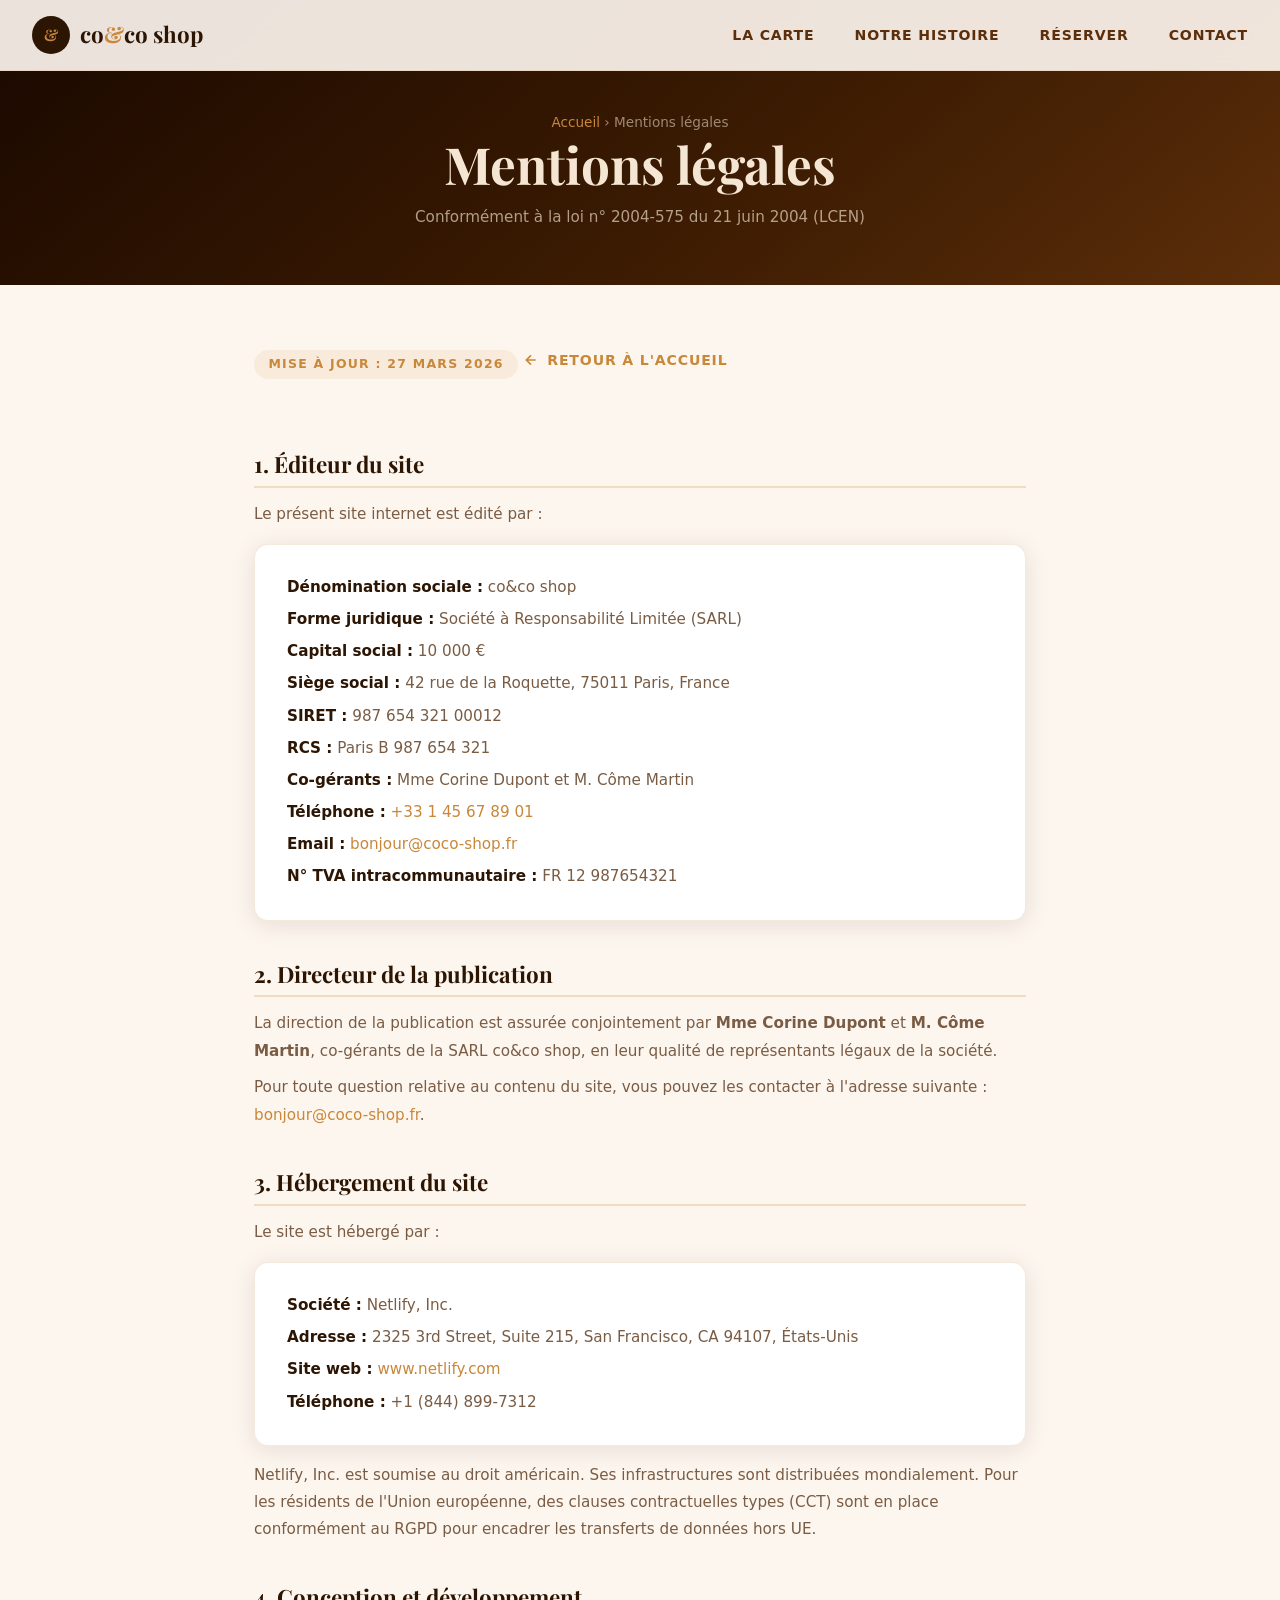
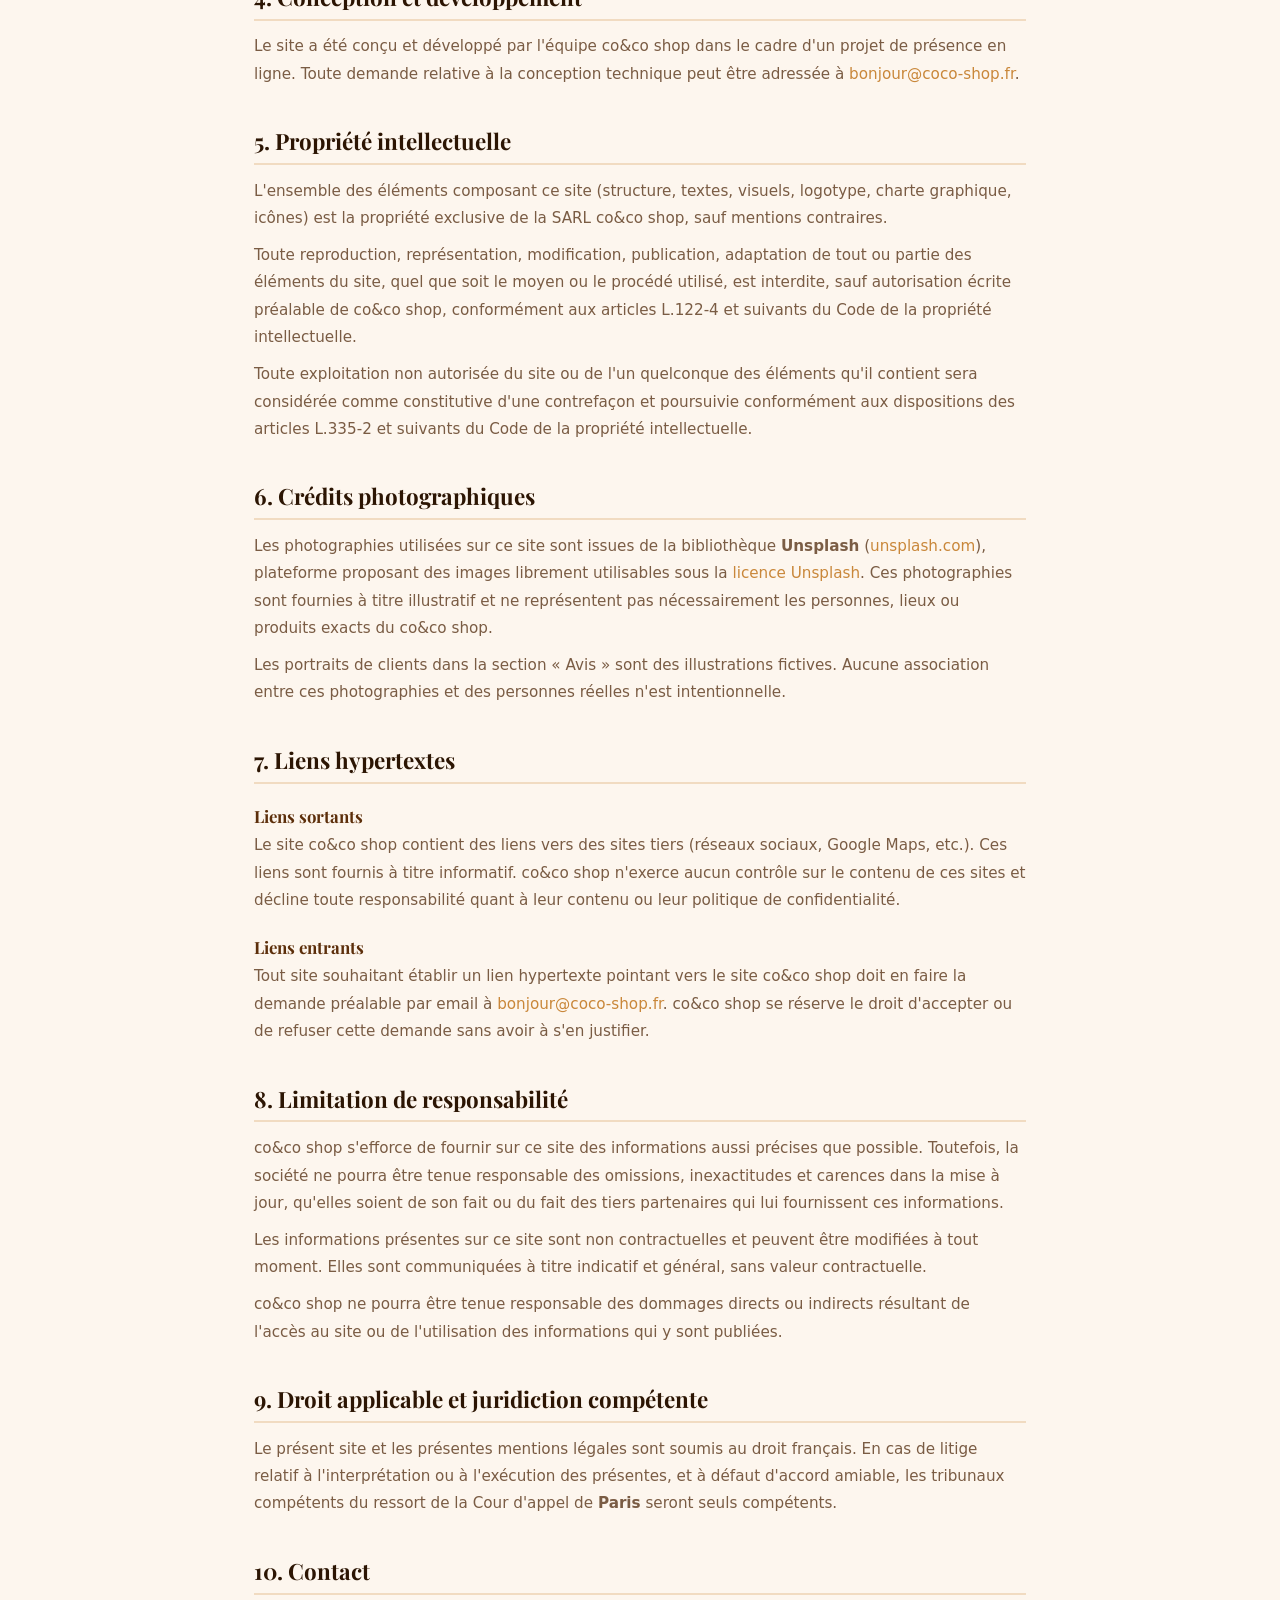
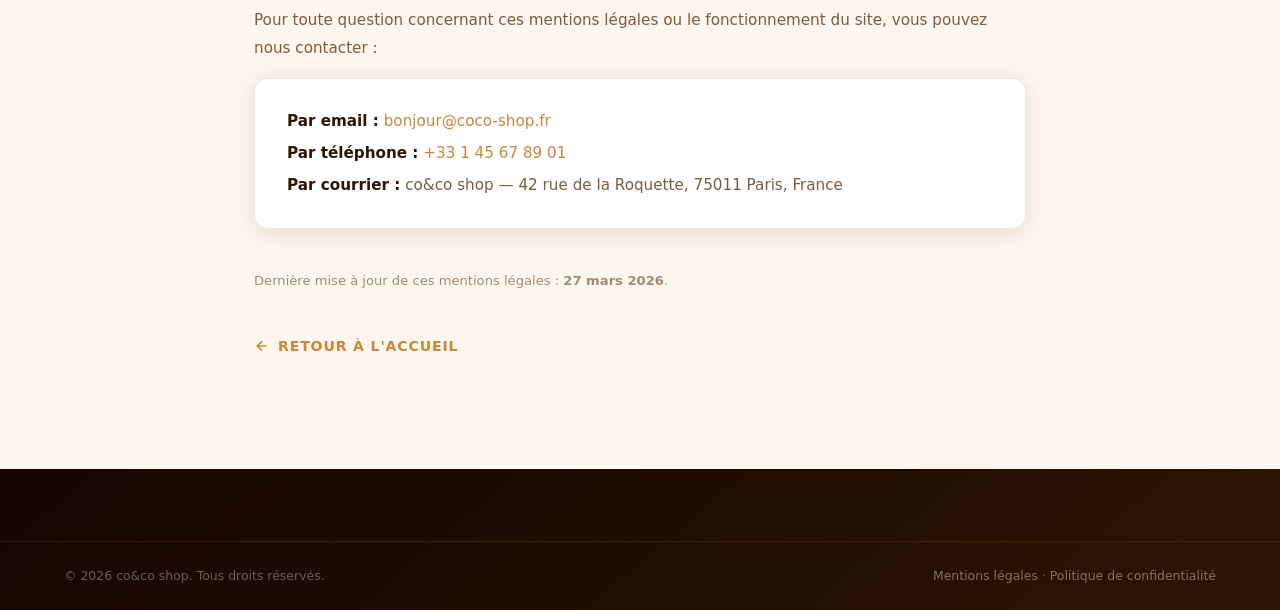
<file: mentions-legales.html>
<!DOCTYPE html>
<html lang="fr">
<head>
  <meta charset="UTF-8" />
  <meta name="viewport" content="width=device-width, initial-scale=1.0" />
  <meta name="robots" content="noindex, follow" />
  <meta name="author" content="co&co shop" />
  <meta name="theme-color" content="#2C1A0E" />
  <title>Mentions légales — co&co shop</title>
  <meta name="description" content="Mentions légales du site co&co shop, café de spécialité Paris 11e. Informations sur l'éditeur, l'hébergeur et les conditions d'utilisation." />
  <link rel="canonical" href="https://co-co-shop.netlify.app/mentions-legales.html" />
  <link rel="icon" type="image/svg+xml" href="data:image/svg+xml,<svg xmlns='http://www.w3.org/2000/svg' viewBox='0 0 100 100'><text y='.9em' font-size='90'>☕</text></svg>" />
  <link rel="preconnect" href="https://fonts.googleapis.com" />
  <link rel="preconnect" href="https://fonts.gstatic.com" crossorigin />
  <link href="https://fonts.googleapis.com/css2?family=Playfair+Display:ital,wght@0,400;0,700;1,400&family=Inter:wght@300;400;500;600&display=swap" rel="stylesheet" />
  <link rel="stylesheet" href="style.css" />
  <style>
    .legal-hero {
      background: linear-gradient(140deg, #1a0800 0%, #3D1C02 60%, #5C2E0A 100%);
      padding: 7rem 0 3.5rem;
      text-align: center;
      color: var(--cream);
    }
    .legal-hero h1 {
      font-size: clamp(2rem, 5vw, 3.2rem);
      color: var(--cream);
      margin-bottom: 0.6rem;
    }
    .legal-hero .breadcrumb {
      font-size: 0.85rem;
      color: rgba(245,230,211,0.55);
    }
    .legal-hero .breadcrumb a {
      color: var(--gold);
      transition: color 0.2s;
    }
    .legal-hero .breadcrumb a:hover { color: var(--gold-light); }

    .legal-body {
      max-width: 820px;
      margin: 0 auto;
      padding: 4rem 1.5rem 5rem;
    }
    .legal-body h2 {
      font-size: 1.4rem;
      color: var(--brown-dark);
      margin: 2.5rem 0 0.8rem;
      padding-bottom: 0.5rem;
      border-bottom: 2px solid rgba(201,135,58,0.25);
    }
    .legal-body h3 {
      font-size: 1.05rem;
      color: var(--brown);
      margin: 1.4rem 0 0.4rem;
    }
    .legal-body p, .legal-body li {
      font-size: 0.95rem;
      color: var(--text-muted);
      line-height: 1.8;
      margin-bottom: 0.6rem;
    }
    .legal-body ul {
      list-style: disc;
      padding-left: 1.5rem;
      margin-bottom: 1rem;
    }
    .legal-body a { color: var(--gold); transition: color 0.2s; }
    .legal-body a:hover { color: var(--brown); }
    .legal-card {
      background: var(--white);
      border: 1px solid rgba(201,135,58,0.18);
      border-radius: var(--radius);
      padding: 1.5rem 2rem;
      margin: 1rem 0;
      box-shadow: var(--shadow);
    }
    .legal-card p { margin: 0.3rem 0; }
    .legal-card strong { color: var(--brown-dark); }
    .legal-date {
      display: inline-block;
      background: rgba(201,135,58,0.1);
      color: var(--gold);
      font-size: 0.78rem;
      font-weight: 700;
      letter-spacing: 0.1em;
      text-transform: uppercase;
      padding: 0.3rem 0.9rem;
      border-radius: 50px;
      margin-bottom: 2rem;
    }
    .back-link {
      display: inline-flex;
      align-items: center;
      gap: 0.5rem;
      color: var(--gold);
      font-weight: 700;
      font-size: 0.88rem;
      text-transform: uppercase;
      letter-spacing: 0.06em;
      transition: color 0.2s;
      margin-bottom: 2rem;
    }
    .back-link:hover { color: var(--brown); }
  </style>
</head>
<body>

  <!-- ===== NAVBAR ===== -->
  <header class="navbar" role="banner">
    <a href="index.html" class="logo" aria-label="co&amp;co shop - retour à l'accueil">
      <span class="logo-symbol">&amp;</span>
      <span class="logo-text">co<em>&amp;</em>co shop</span>
    </a>
    <nav class="nav-links" role="navigation" aria-label="Navigation principale">
      <a href="index.html#menu">La carte</a>
      <a href="index.html#about">Notre histoire</a>
      <a href="index.html#reserve">Réserver</a>
      <a href="index.html#contact">Contact</a>
    </nav>
  </header>

  <main>
    <!-- ===== HERO ===== -->
    <div class="legal-hero">
      <div class="container">
        <p class="breadcrumb"><a href="index.html">Accueil</a> › Mentions légales</p>
        <h1>Mentions légales</h1>
        <p style="color:rgba(245,230,211,0.65); font-size:0.95rem;">Conformément à la loi n° 2004-575 du 21 juin 2004 (LCEN)</p>
      </div>
    </div>

    <!-- ===== CONTENU ===== -->
    <div class="legal-body">
      <span class="legal-date">Mise à jour : 27 mars 2026</span>

      <a href="index.html" class="back-link">
        <svg width="16" height="16" viewBox="0 0 24 24" fill="none" stroke="currentColor" stroke-width="2.5"><path d="M19 12H5M12 19l-7-7 7-7"/></svg>
        Retour à l'accueil
      </a>

      <!-- 1. ÉDITEUR -->
      <h2>1. Éditeur du site</h2>
      <p>Le présent site internet est édité par :</p>
      <div class="legal-card">
        <p><strong>Dénomination sociale :</strong> co&amp;co shop</p>
        <p><strong>Forme juridique :</strong> Société à Responsabilité Limitée (SARL)</p>
        <p><strong>Capital social :</strong> 10 000 €</p>
        <p><strong>Siège social :</strong> 42 rue de la Roquette, 75011 Paris, France</p>
        <p><strong>SIRET :</strong> 987 654 321 00012</p>
        <p><strong>RCS :</strong> Paris B 987 654 321</p>
        <p><strong>Co-gérants :</strong> Mme Corine Dupont et M. Côme Martin</p>
        <p><strong>Téléphone :</strong> <a href="tel:+33145678901">+33 1 45 67 89 01</a></p>
        <p><strong>Email :</strong> <a href="mailto:bonjour@coco-shop.fr">bonjour@coco-shop.fr</a></p>
        <p><strong>N° TVA intracommunautaire :</strong> FR 12 987654321</p>
      </div>

      <!-- 2. DIRECTEUR DE PUBLICATION -->
      <h2>2. Directeur de la publication</h2>
      <p>
        La direction de la publication est assurée conjointement par <strong>Mme Corine Dupont</strong> et <strong>M. Côme Martin</strong>,
        co-gérants de la SARL co&amp;co shop, en leur qualité de représentants légaux de la société.
      </p>
      <p>
        Pour toute question relative au contenu du site, vous pouvez les contacter à l'adresse suivante :
        <a href="mailto:bonjour@coco-shop.fr">bonjour@coco-shop.fr</a>.
      </p>

      <!-- 3. HÉBERGEMENT -->
      <h2>3. Hébergement du site</h2>
      <p>Le site est hébergé par :</p>
      <div class="legal-card">
        <p><strong>Société :</strong> Netlify, Inc.</p>
        <p><strong>Adresse :</strong> 2325 3rd Street, Suite 215, San Francisco, CA 94107, États-Unis</p>
        <p><strong>Site web :</strong> <a href="https://www.netlify.com" target="_blank" rel="noopener noreferrer">www.netlify.com</a></p>
        <p><strong>Téléphone :</strong> +1 (844) 899-7312</p>
      </div>
      <p>
        Netlify, Inc. est soumise au droit américain. Ses infrastructures sont distribuées mondialement.
        Pour les résidents de l'Union européenne, des clauses contractuelles types (CCT) sont en place conformément
        au RGPD pour encadrer les transferts de données hors UE.
      </p>

      <!-- 4. CONCEPTION ET DÉVELOPPEMENT -->
      <h2>4. Conception et développement</h2>
      <p>
        Le site a été conçu et développé par l'équipe co&amp;co shop dans le cadre d'un projet de présence en ligne.
        Toute demande relative à la conception technique peut être adressée à
        <a href="mailto:bonjour@coco-shop.fr">bonjour@coco-shop.fr</a>.
      </p>

      <!-- 5. PROPRIÉTÉ INTELLECTUELLE -->
      <h2>5. Propriété intellectuelle</h2>
      <p>
        L'ensemble des éléments composant ce site (structure, textes, visuels, logotype, charte graphique, icônes)
        est la propriété exclusive de la SARL co&amp;co shop, sauf mentions contraires.
      </p>
      <p>
        Toute reproduction, représentation, modification, publication, adaptation de tout ou partie des éléments
        du site, quel que soit le moyen ou le procédé utilisé, est interdite, sauf autorisation écrite préalable
        de co&amp;co shop, conformément aux articles L.122-4 et suivants du Code de la propriété intellectuelle.
      </p>
      <p>
        Toute exploitation non autorisée du site ou de l'un quelconque des éléments qu'il contient sera considérée
        comme constitutive d'une contrefaçon et poursuivie conformément aux dispositions des articles L.335-2 et
        suivants du Code de la propriété intellectuelle.
      </p>

      <!-- 6. PHOTOGRAPHIES -->
      <h2>6. Crédits photographiques</h2>
      <p>
        Les photographies utilisées sur ce site sont issues de la bibliothèque <strong>Unsplash</strong>
        (<a href="https://unsplash.com" target="_blank" rel="noopener noreferrer">unsplash.com</a>),
        plateforme proposant des images librement utilisables sous la
        <a href="https://unsplash.com/license" target="_blank" rel="noopener noreferrer">licence Unsplash</a>.
        Ces photographies sont fournies à titre illustratif et ne représentent pas nécessairement
        les personnes, lieux ou produits exacts du co&amp;co shop.
      </p>
      <p>
        Les portraits de clients dans la section « Avis » sont des illustrations fictives. Aucune association
        entre ces photographies et des personnes réelles n'est intentionnelle.
      </p>

      <!-- 7. LIENS HYPERTEXTES -->
      <h2>7. Liens hypertextes</h2>
      <h3>Liens sortants</h3>
      <p>
        Le site co&amp;co shop contient des liens vers des sites tiers (réseaux sociaux, Google Maps, etc.).
        Ces liens sont fournis à titre informatif. co&amp;co shop n'exerce aucun contrôle sur le contenu
        de ces sites et décline toute responsabilité quant à leur contenu ou leur politique de confidentialité.
      </p>
      <h3>Liens entrants</h3>
      <p>
        Tout site souhaitant établir un lien hypertexte pointant vers le site co&amp;co shop doit en faire
        la demande préalable par email à <a href="mailto:bonjour@coco-shop.fr">bonjour@coco-shop.fr</a>.
        co&amp;co shop se réserve le droit d'accepter ou de refuser cette demande sans avoir à s'en justifier.
      </p>

      <!-- 8. LIMITATION DE RESPONSABILITÉ -->
      <h2>8. Limitation de responsabilité</h2>
      <p>
        co&amp;co shop s'efforce de fournir sur ce site des informations aussi précises que possible.
        Toutefois, la société ne pourra être tenue responsable des omissions, inexactitudes et carences dans
        la mise à jour, qu'elles soient de son fait ou du fait des tiers partenaires qui lui fournissent ces informations.
      </p>
      <p>
        Les informations présentes sur ce site sont non contractuelles et peuvent être modifiées à tout moment.
        Elles sont communiquées à titre indicatif et général, sans valeur contractuelle.
      </p>
      <p>
        co&amp;co shop ne pourra être tenue responsable des dommages directs ou indirects résultant de l'accès
        au site ou de l'utilisation des informations qui y sont publiées.
      </p>

      <!-- 9. DROIT APPLICABLE -->
      <h2>9. Droit applicable et juridiction compétente</h2>
      <p>
        Le présent site et les présentes mentions légales sont soumis au droit français.
        En cas de litige relatif à l'interprétation ou à l'exécution des présentes, et à défaut d'accord amiable,
        les tribunaux compétents du ressort de la Cour d'appel de <strong>Paris</strong> seront seuls compétents.
      </p>

      <!-- 10. CONTACT -->
      <h2>10. Contact</h2>
      <p>
        Pour toute question concernant ces mentions légales ou le fonctionnement du site, vous pouvez nous contacter :
      </p>
      <div class="legal-card">
        <p><strong>Par email :</strong> <a href="mailto:bonjour@coco-shop.fr">bonjour@coco-shop.fr</a></p>
        <p><strong>Par téléphone :</strong> <a href="tel:+33145678901">+33 1 45 67 89 01</a></p>
        <p><strong>Par courrier :</strong> co&amp;co shop — 42 rue de la Roquette, 75011 Paris, France</p>
      </div>

      <p style="margin-top:2.5rem; font-size:0.82rem; color:var(--text-muted); opacity:0.7;">
        Dernière mise à jour de ces mentions légales : <strong>27 mars 2026</strong>.
      </p>

      <a href="index.html" class="back-link" style="margin-top:2rem;">
        <svg width="16" height="16" viewBox="0 0 24 24" fill="none" stroke="currentColor" stroke-width="2.5"><path d="M19 12H5M12 19l-7-7 7-7"/></svg>
        Retour à l'accueil
      </a>
    </div>
  </main>

  <!-- ===== FOOTER ===== -->
  <footer class="footer" role="contentinfo">
    <div class="footer-bottom" style="border-top:1px solid rgba(201,135,58,0.12);">
      <div class="container">
        <p>&copy; 2026 co&amp;co shop. Tous droits réservés.</p>
        <p>
          <a href="mentions-legales.html">Mentions légales</a> ·
          <a href="politique-confidentialite.html">Politique de confidentialité</a>
        </p>
      </div>
    </div>
  </footer>

</body>
</html>
</file>
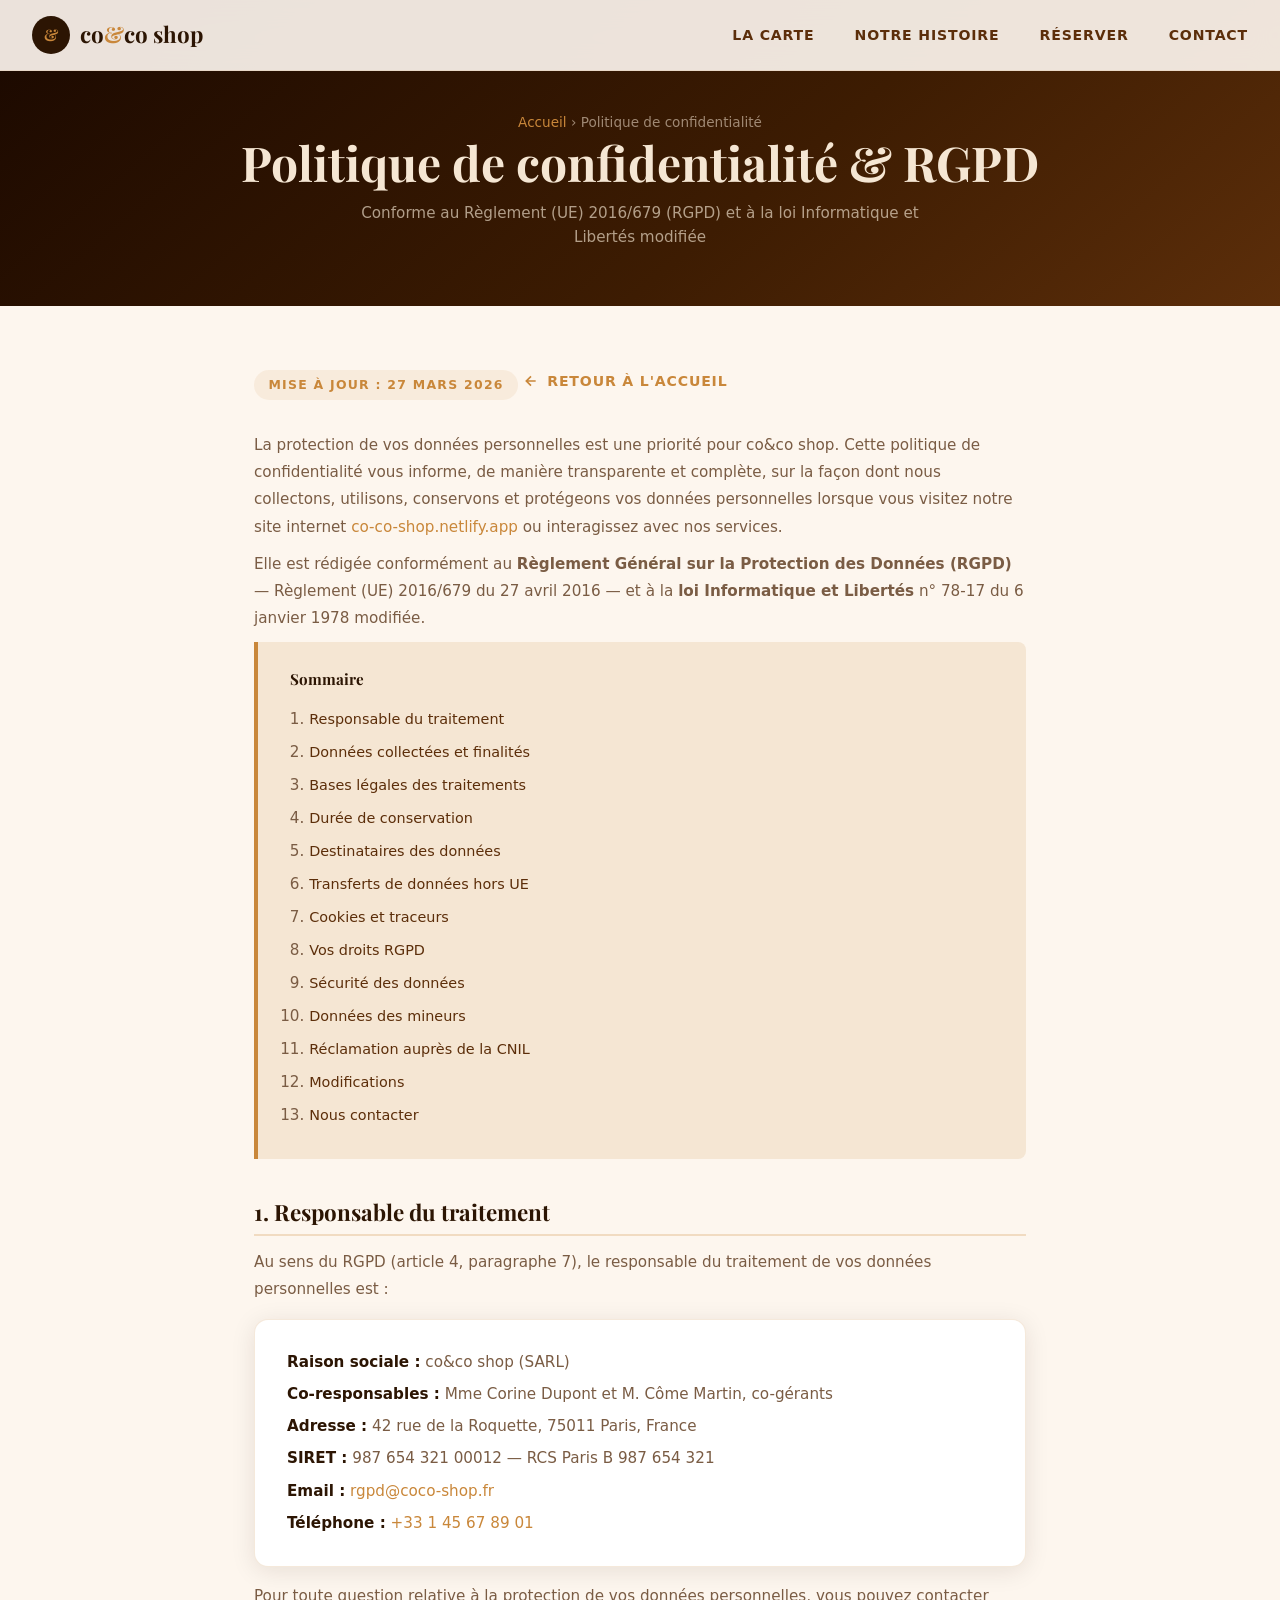
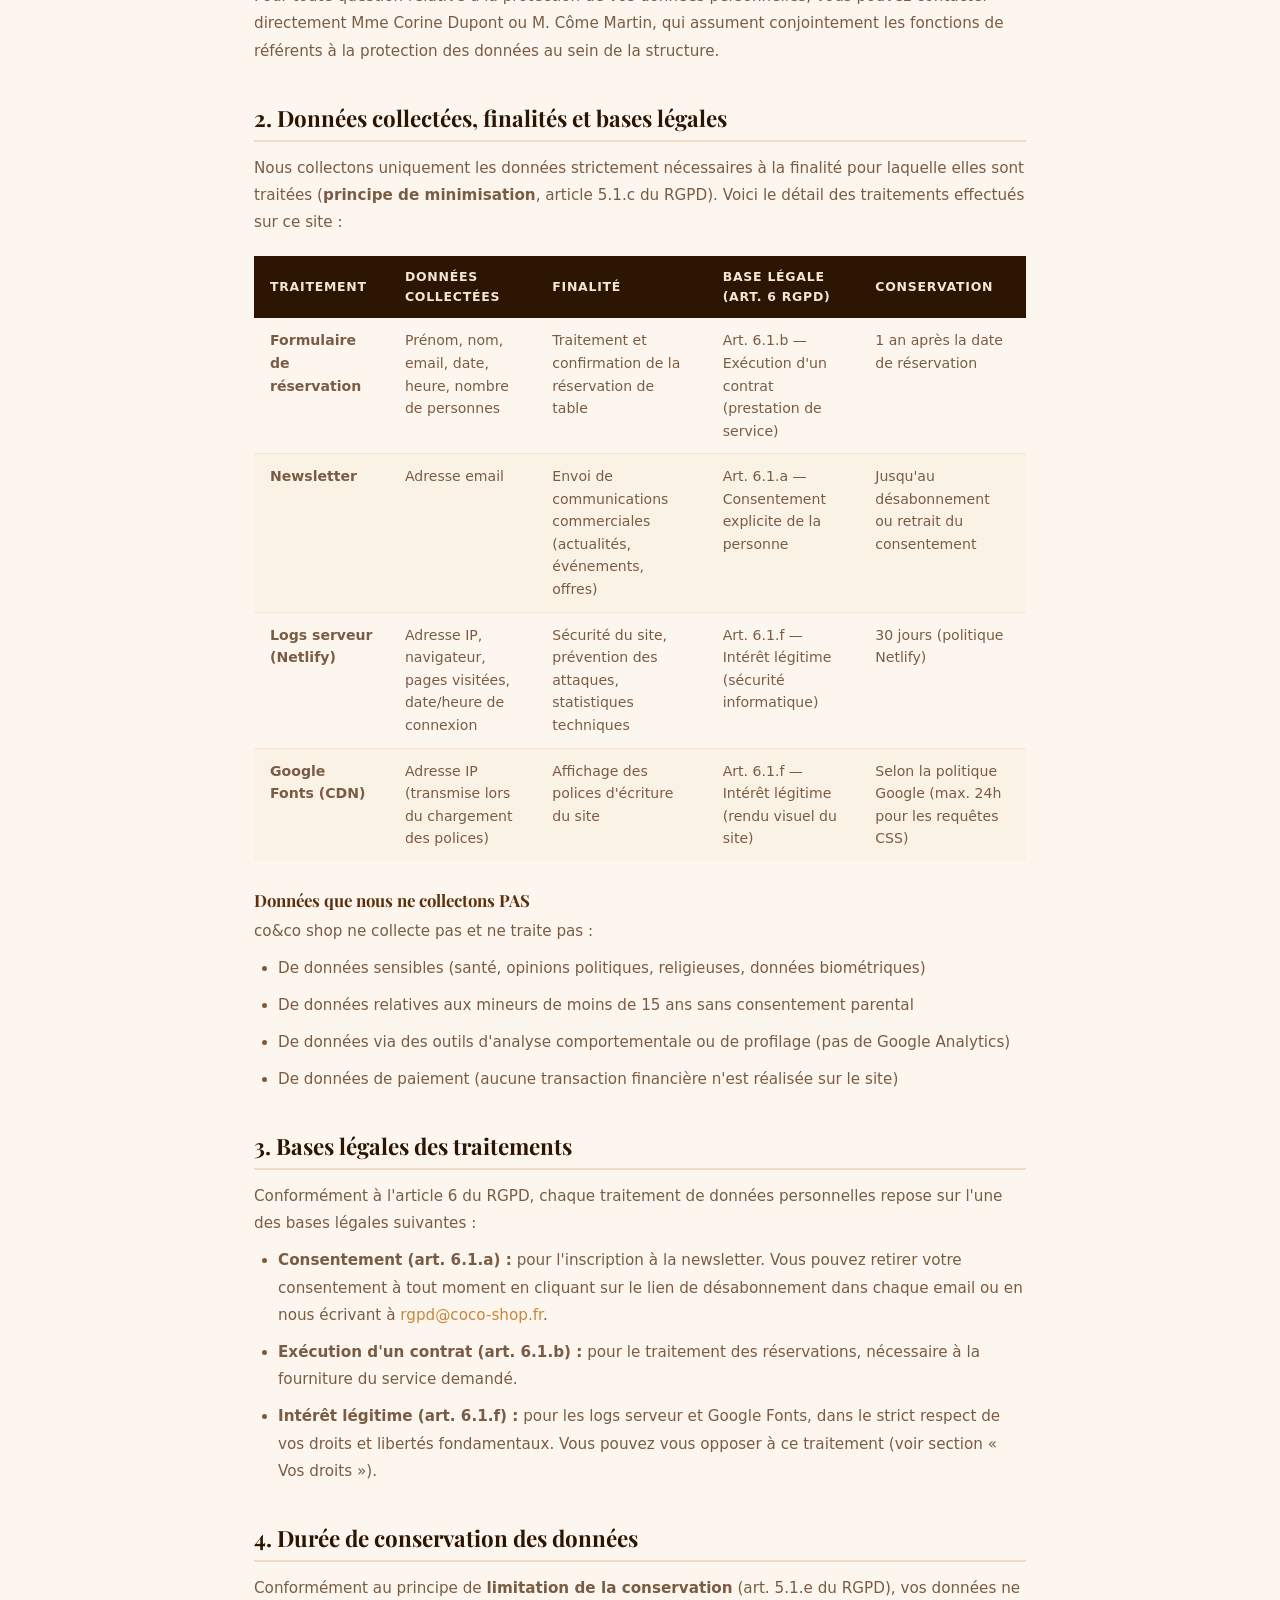
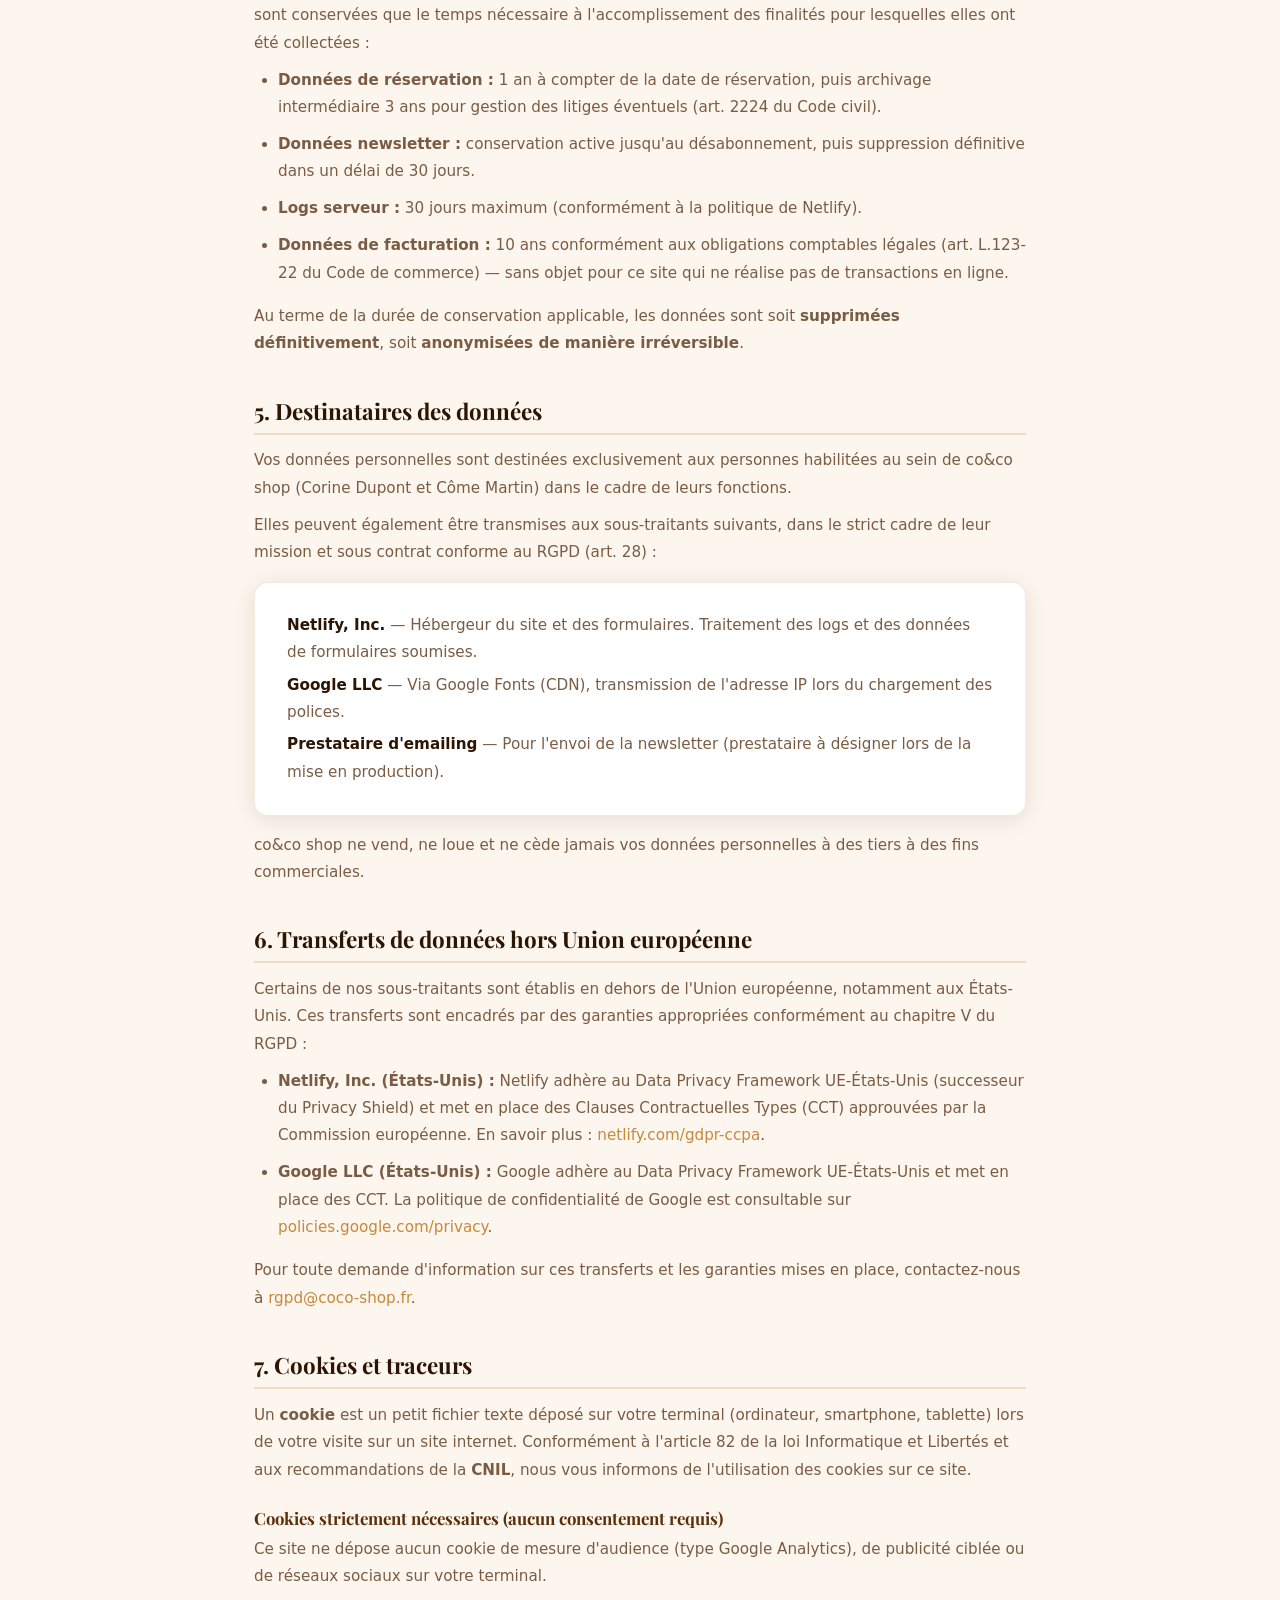
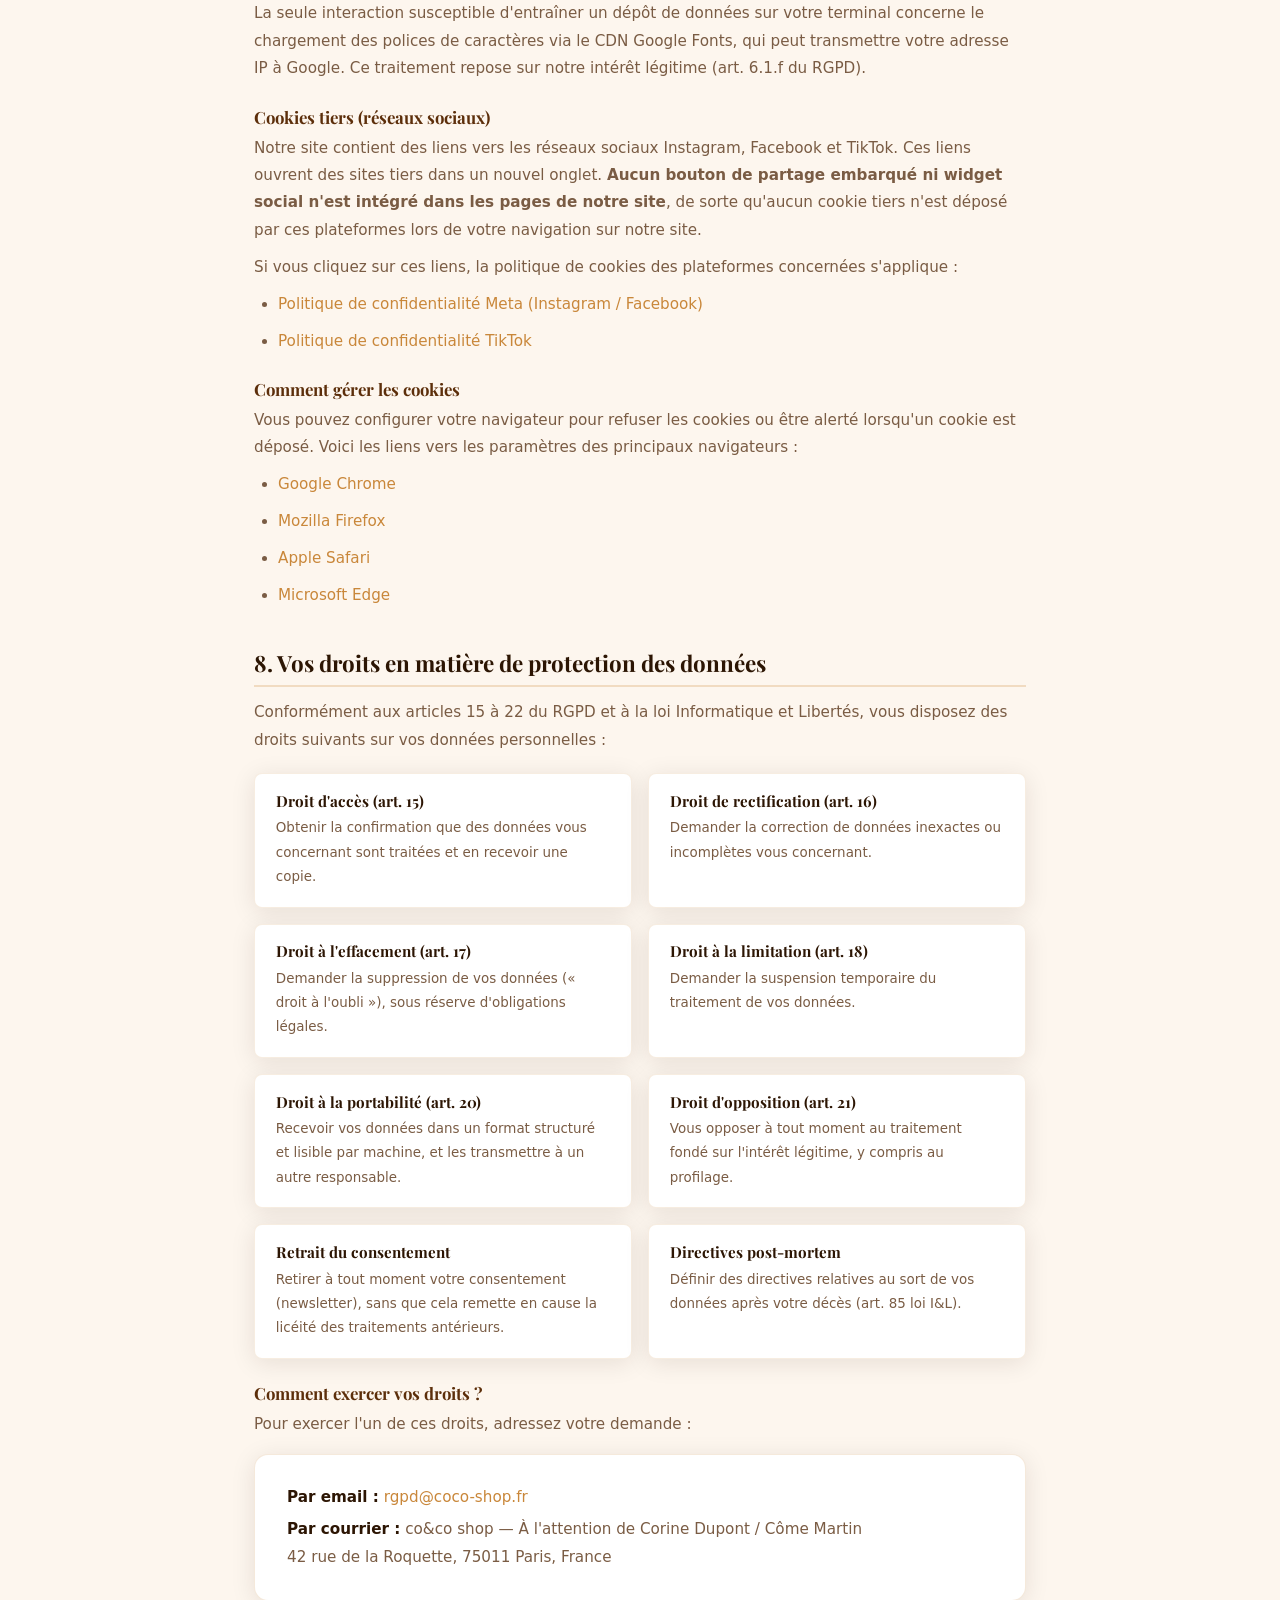
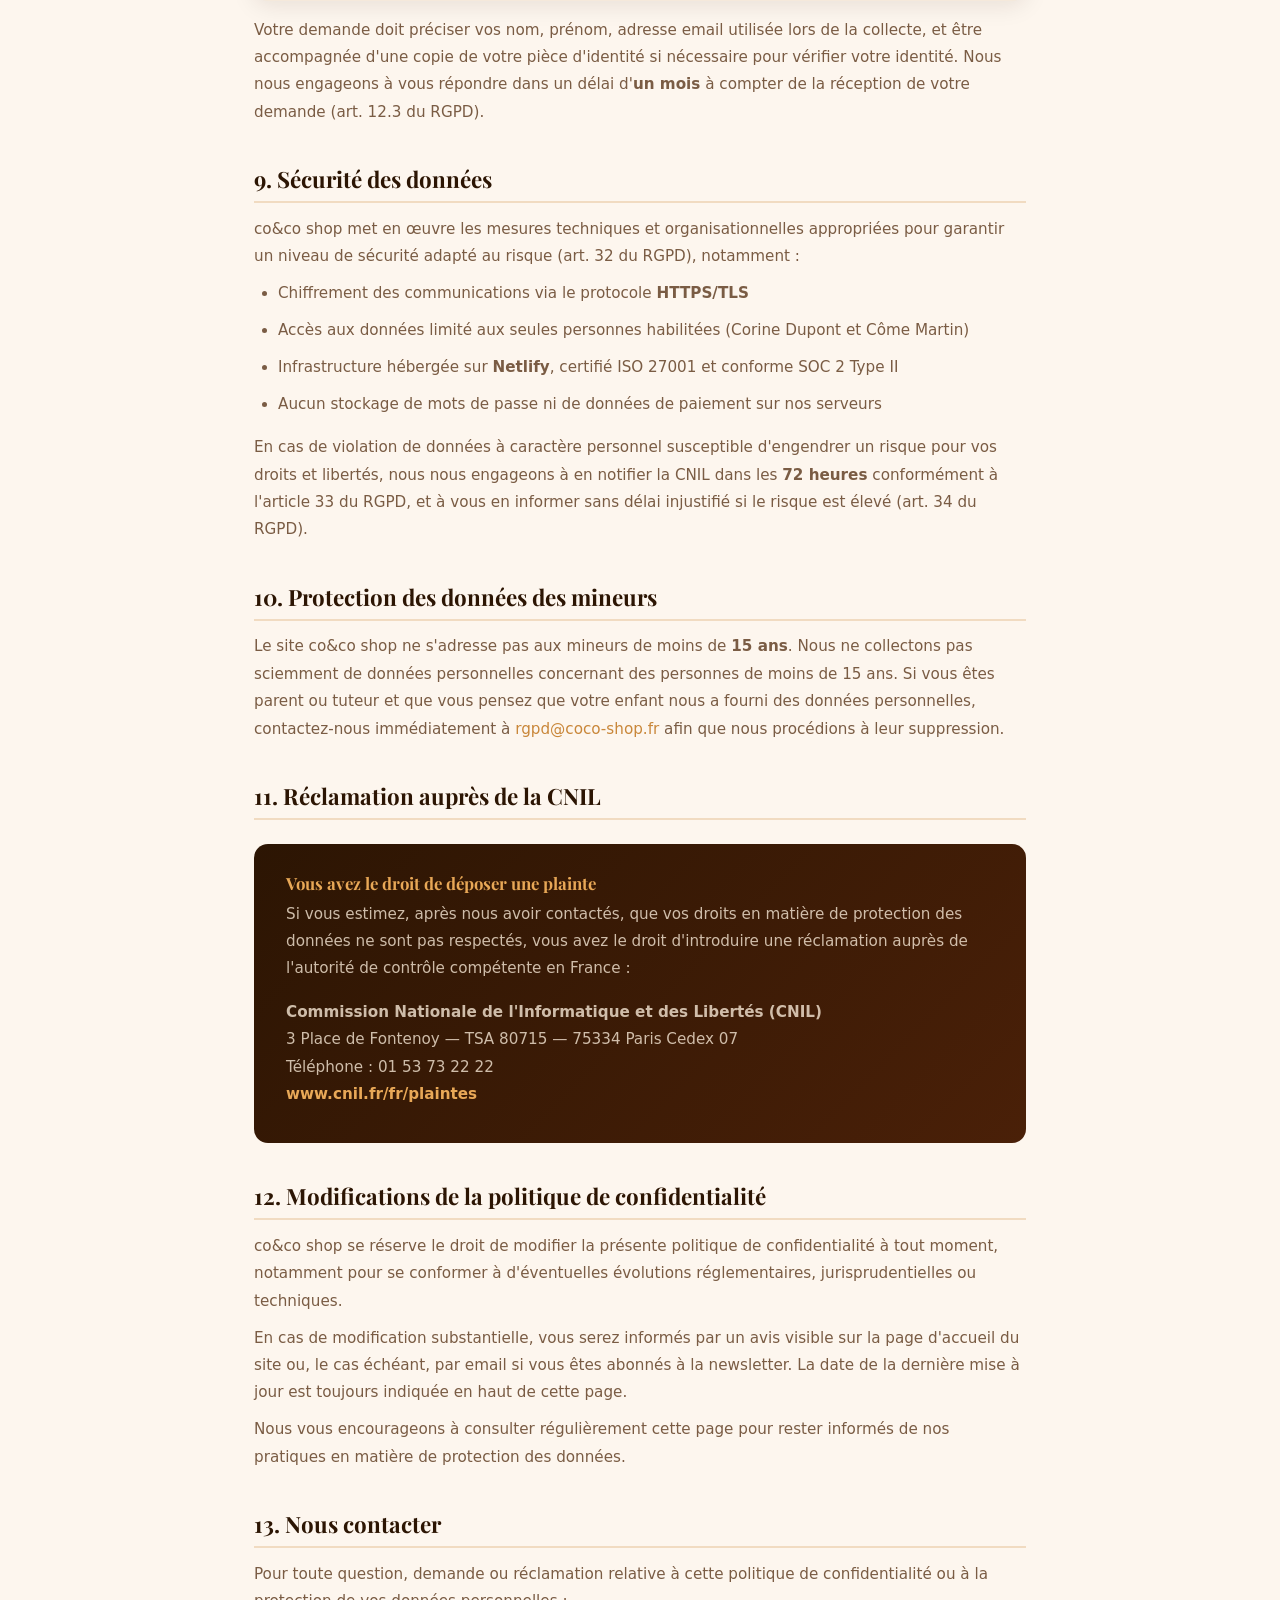
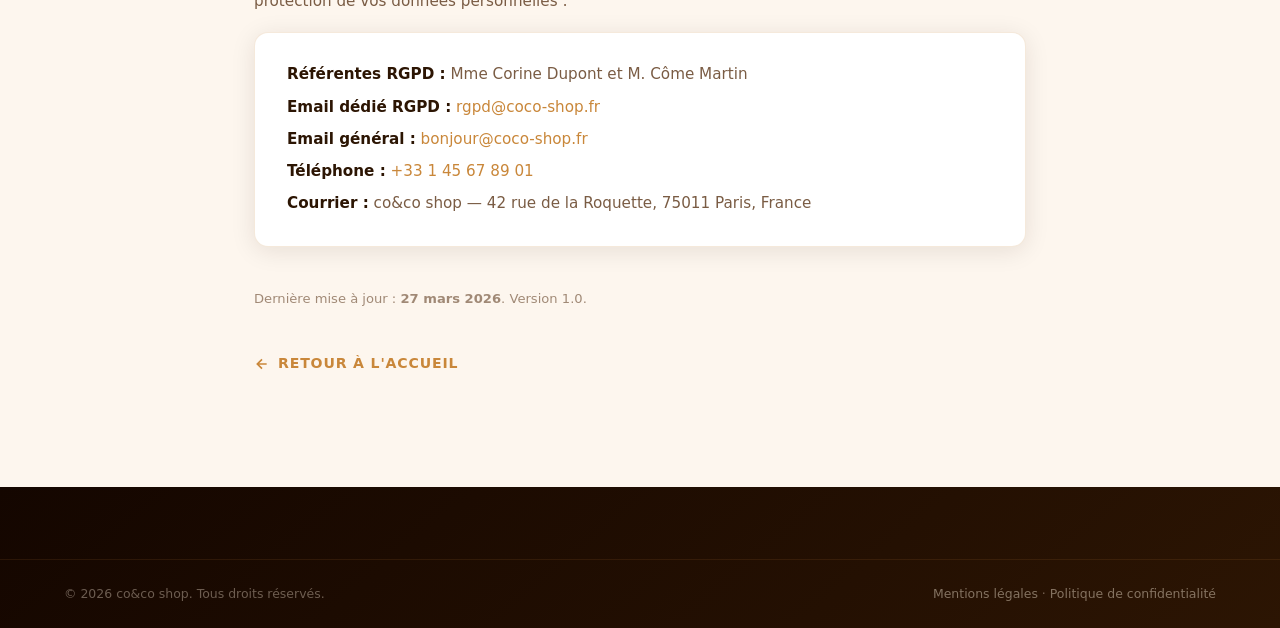
<file: politique-confidentialite.html>
<!DOCTYPE html>
<html lang="fr">
<head>
  <meta charset="UTF-8" />
  <meta name="viewport" content="width=device-width, initial-scale=1.0" />
  <meta name="robots" content="noindex, follow" />
  <meta name="author" content="co&co shop" />
  <meta name="theme-color" content="#2C1A0E" />
  <title>Politique de confidentialité & RGPD — co&co shop</title>
  <meta name="description" content="Politique de confidentialité et de protection des données personnelles du site co&co shop, café de spécialité Paris 11e. Conforme au RGPD et à la loi Informatique et Libertés." />
  <link rel="canonical" href="https://co-co-shop.netlify.app/politique-confidentialite.html" />
  <link rel="icon" type="image/svg+xml" href="data:image/svg+xml,<svg xmlns='http://www.w3.org/2000/svg' viewBox='0 0 100 100'><text y='.9em' font-size='90'>☕</text></svg>" />
  <link rel="preconnect" href="https://fonts.googleapis.com" />
  <link rel="preconnect" href="https://fonts.gstatic.com" crossorigin />
  <link href="https://fonts.googleapis.com/css2?family=Playfair+Display:ital,wght@0,400;0,700;1,400&family=Inter:wght@300;400;500;600&display=swap" rel="stylesheet" />
  <link rel="stylesheet" href="style.css" />
  <style>
    .legal-hero {
      background: linear-gradient(140deg, #1a0800 0%, #3D1C02 60%, #5C2E0A 100%);
      padding: 7rem 0 3.5rem;
      text-align: center;
      color: var(--cream);
    }
    .legal-hero h1 {
      font-size: clamp(1.8rem, 4.5vw, 3rem);
      color: var(--cream);
      margin-bottom: 0.6rem;
    }
    .legal-hero .breadcrumb {
      font-size: 0.85rem;
      color: rgba(245,230,211,0.55);
    }
    .legal-hero .breadcrumb a {
      color: var(--gold);
      transition: color 0.2s;
    }
    .legal-hero .breadcrumb a:hover { color: var(--gold-light); }

    .legal-body {
      max-width: 820px;
      margin: 0 auto;
      padding: 4rem 1.5rem 5rem;
    }
    .legal-body h2 {
      font-size: 1.4rem;
      color: var(--brown-dark);
      margin: 2.5rem 0 0.8rem;
      padding-bottom: 0.5rem;
      border-bottom: 2px solid rgba(201,135,58,0.25);
    }
    .legal-body h3 {
      font-size: 1.05rem;
      color: var(--brown);
      margin: 1.5rem 0 0.5rem;
    }
    .legal-body p, .legal-body li {
      font-size: 0.95rem;
      color: var(--text-muted);
      line-height: 1.8;
      margin-bottom: 0.6rem;
    }
    .legal-body ul {
      list-style: disc;
      padding-left: 1.5rem;
      margin-bottom: 1rem;
    }
    .legal-body a { color: var(--gold); transition: color 0.2s; }
    .legal-body a:hover { color: var(--brown); }

    .legal-card {
      background: var(--white);
      border: 1px solid rgba(201,135,58,0.18);
      border-radius: var(--radius);
      padding: 1.5rem 2rem;
      margin: 1rem 0;
      box-shadow: var(--shadow);
    }
    .legal-card p { margin: 0.3rem 0; }
    .legal-card strong { color: var(--brown-dark); }

    .legal-date {
      display: inline-block;
      background: rgba(201,135,58,0.1);
      color: var(--gold);
      font-size: 0.78rem;
      font-weight: 700;
      letter-spacing: 0.1em;
      text-transform: uppercase;
      padding: 0.3rem 0.9rem;
      border-radius: 50px;
      margin-bottom: 2rem;
    }

    .back-link {
      display: inline-flex;
      align-items: center;
      gap: 0.5rem;
      color: var(--gold);
      font-weight: 700;
      font-size: 0.88rem;
      text-transform: uppercase;
      letter-spacing: 0.06em;
      transition: color 0.2s;
      margin-bottom: 2rem;
    }
    .back-link:hover { color: var(--brown); }

    /* Tableau de synthèse des traitements */
    .data-table {
      width: 100%;
      border-collapse: collapse;
      margin: 1.2rem 0 1.8rem;
      font-size: 0.88rem;
    }
    .data-table th {
      background: var(--brown-dark);
      color: var(--cream);
      padding: 0.7rem 1rem;
      text-align: left;
      font-family: var(--font-sans);
      font-weight: 700;
      font-size: 0.78rem;
      text-transform: uppercase;
      letter-spacing: 0.06em;
    }
    .data-table td {
      padding: 0.7rem 1rem;
      border-bottom: 1px solid rgba(201,135,58,0.15);
      color: var(--text-muted);
      vertical-align: top;
      line-height: 1.6;
    }
    .data-table tr:nth-child(even) td { background: rgba(245,230,211,0.3); }
    .data-table tr:last-child td { border-bottom: none; }

    /* Bloc droit des personnes */
    .rights-grid {
      display: grid;
      grid-template-columns: 1fr 1fr;
      gap: 1rem;
      margin: 1.2rem 0;
    }
    .right-item {
      background: var(--white);
      border: 1px solid rgba(201,135,58,0.15);
      border-radius: var(--radius-sm);
      padding: 1.1rem 1.3rem;
      box-shadow: var(--shadow);
    }
    .right-item h4 {
      font-family: var(--font-serif);
      font-size: 0.95rem;
      color: var(--brown-dark);
      margin-bottom: 0.4rem;
    }
    .right-item p { font-size: 0.84rem; margin: 0; }

    /* Bloc CNIL */
    .cnil-box {
      background: linear-gradient(135deg, var(--brown-dark) 0%, #4A2008 100%);
      color: var(--cream);
      border-radius: var(--radius);
      padding: 1.8rem 2rem;
      margin: 1.5rem 0;
    }
    .cnil-box h3 { color: var(--gold-light); margin-top: 0; }
    .cnil-box p  { color: rgba(245,230,211,0.8); margin: 0.4rem 0; }
    .cnil-box a  { color: var(--gold-light); font-weight: 700; }

    /* Sommaire */
    .toc {
      background: var(--cream);
      border-left: 4px solid var(--gold);
      border-radius: 0 var(--radius-sm) var(--radius-sm) 0;
      padding: 1.5rem 2rem;
      margin-bottom: 2rem;
    }
    .toc p { font-weight: 700; color: var(--brown-dark); margin-bottom: 0.8rem; font-family: var(--font-serif); }
    .toc ol { padding-left: 1.2rem; margin: 0; }
    .toc li { margin-bottom: 0.35rem; }
    .toc a { font-size: 0.9rem; color: var(--brown); }
    .toc a:hover { color: var(--gold); }

    @media (max-width: 600px) {
      .rights-grid { grid-template-columns: 1fr; }
      .data-table { font-size: 0.78rem; }
      .data-table th, .data-table td { padding: 0.5rem 0.6rem; }
    }
  </style>
</head>
<body>

  <!-- ===== NAVBAR ===== -->
  <header class="navbar" role="banner">
    <a href="index.html" class="logo" aria-label="co&amp;co shop - retour à l'accueil">
      <span class="logo-symbol">&amp;</span>
      <span class="logo-text">co<em>&amp;</em>co shop</span>
    </a>
    <nav class="nav-links" role="navigation" aria-label="Navigation principale">
      <a href="index.html#menu">La carte</a>
      <a href="index.html#about">Notre histoire</a>
      <a href="index.html#reserve">Réserver</a>
      <a href="index.html#contact">Contact</a>
    </nav>
  </header>

  <main>
    <!-- ===== HERO ===== -->
    <div class="legal-hero">
      <div class="container">
        <p class="breadcrumb"><a href="index.html">Accueil</a> › Politique de confidentialité</p>
        <h1>Politique de confidentialité &amp; RGPD</h1>
        <p style="color:rgba(245,230,211,0.65); font-size:0.95rem; max-width:580px; margin:0 auto;">
          Conforme au Règlement (UE) 2016/679 (RGPD) et à la loi Informatique et Libertés modifiée
        </p>
      </div>
    </div>

    <!-- ===== CONTENU ===== -->
    <div class="legal-body">
      <span class="legal-date">Mise à jour : 27 mars 2026</span>

      <a href="index.html" class="back-link">
        <svg width="16" height="16" viewBox="0 0 24 24" fill="none" stroke="currentColor" stroke-width="2.5"><path d="M19 12H5M12 19l-7-7 7-7"/></svg>
        Retour à l'accueil
      </a>

      <!-- INTRODUCTION -->
      <p>
        La protection de vos données personnelles est une priorité pour co&amp;co shop. Cette politique de
        confidentialité vous informe, de manière transparente et complète, sur la façon dont nous collectons,
        utilisons, conservons et protégeons vos données personnelles lorsque vous visitez notre site internet
        <a href="https://co-co-shop.netlify.app/">co-co-shop.netlify.app</a> ou interagissez avec nos services.
      </p>
      <p>
        Elle est rédigée conformément au <strong>Règlement Général sur la Protection des Données (RGPD)</strong>
        — Règlement (UE) 2016/679 du 27 avril 2016 — et à la <strong>loi Informatique et Libertés</strong>
        n° 78-17 du 6 janvier 1978 modifiée.
      </p>

      <!-- SOMMAIRE -->
      <div class="toc">
        <p>Sommaire</p>
        <ol>
          <li><a href="#responsable">Responsable du traitement</a></li>
          <li><a href="#donnees">Données collectées et finalités</a></li>
          <li><a href="#bases">Bases légales des traitements</a></li>
          <li><a href="#conservation">Durée de conservation</a></li>
          <li><a href="#destinataires">Destinataires des données</a></li>
          <li><a href="#transferts">Transferts de données hors UE</a></li>
          <li><a href="#cookies">Cookies et traceurs</a></li>
          <li><a href="#droits">Vos droits RGPD</a></li>
          <li><a href="#securite">Sécurité des données</a></li>
          <li><a href="#mineurs">Données des mineurs</a></li>
          <li><a href="#cnil">Réclamation auprès de la CNIL</a></li>
          <li><a href="#modifications">Modifications</a></li>
          <li><a href="#contact">Nous contacter</a></li>
        </ol>
      </div>

      <!-- 1. RESPONSABLE DU TRAITEMENT -->
      <h2 id="responsable">1. Responsable du traitement</h2>
      <p>
        Au sens du RGPD (article 4, paragraphe 7), le responsable du traitement de vos données personnelles est :
      </p>
      <div class="legal-card">
        <p><strong>Raison sociale :</strong> co&amp;co shop (SARL)</p>
        <p><strong>Co-responsables :</strong> Mme Corine Dupont et M. Côme Martin, co-gérants</p>
        <p><strong>Adresse :</strong> 42 rue de la Roquette, 75011 Paris, France</p>
        <p><strong>SIRET :</strong> 987 654 321 00012 — RCS Paris B 987 654 321</p>
        <p><strong>Email :</strong> <a href="mailto:rgpd@coco-shop.fr">rgpd@coco-shop.fr</a></p>
        <p><strong>Téléphone :</strong> <a href="tel:+33145678901">+33 1 45 67 89 01</a></p>
      </div>
      <p>
        Pour toute question relative à la protection de vos données personnelles, vous pouvez contacter
        directement Mme Corine Dupont ou M. Côme Martin, qui assument conjointement les fonctions de
        référents à la protection des données au sein de la structure.
      </p>

      <!-- 2. DONNÉES COLLECTÉES -->
      <h2 id="donnees">2. Données collectées, finalités et bases légales</h2>
      <p>
        Nous collectons uniquement les données strictement nécessaires à la finalité pour laquelle elles
        sont traitées (<strong>principe de minimisation</strong>, article 5.1.c du RGPD).
        Voici le détail des traitements effectués sur ce site :
      </p>

      <table class="data-table" aria-label="Tableau des traitements de données personnelles">
        <thead>
          <tr>
            <th>Traitement</th>
            <th>Données collectées</th>
            <th>Finalité</th>
            <th>Base légale (Art. 6 RGPD)</th>
            <th>Conservation</th>
          </tr>
        </thead>
        <tbody>
          <tr>
            <td><strong>Formulaire de réservation</strong></td>
            <td>Prénom, nom, email, date, heure, nombre de personnes</td>
            <td>Traitement et confirmation de la réservation de table</td>
            <td>Art. 6.1.b — Exécution d'un contrat (prestation de service)</td>
            <td>1 an après la date de réservation</td>
          </tr>
          <tr>
            <td><strong>Newsletter</strong></td>
            <td>Adresse email</td>
            <td>Envoi de communications commerciales (actualités, événements, offres)</td>
            <td>Art. 6.1.a — Consentement explicite de la personne</td>
            <td>Jusqu'au désabonnement ou retrait du consentement</td>
          </tr>
          <tr>
            <td><strong>Logs serveur (Netlify)</strong></td>
            <td>Adresse IP, navigateur, pages visitées, date/heure de connexion</td>
            <td>Sécurité du site, prévention des attaques, statistiques techniques</td>
            <td>Art. 6.1.f — Intérêt légitime (sécurité informatique)</td>
            <td>30 jours (politique Netlify)</td>
          </tr>
          <tr>
            <td><strong>Google Fonts (CDN)</strong></td>
            <td>Adresse IP (transmise lors du chargement des polices)</td>
            <td>Affichage des polices d'écriture du site</td>
            <td>Art. 6.1.f — Intérêt légitime (rendu visuel du site)</td>
            <td>Selon la politique Google (max. 24h pour les requêtes CSS)</td>
          </tr>
        </tbody>
      </table>

      <h3>Données que nous ne collectons PAS</h3>
      <p>co&amp;co shop ne collecte pas et ne traite pas :</p>
      <ul>
        <li>De données sensibles (santé, opinions politiques, religieuses, données biométriques)</li>
        <li>De données relatives aux mineurs de moins de 15 ans sans consentement parental</li>
        <li>De données via des outils d'analyse comportementale ou de profilage (pas de Google Analytics)</li>
        <li>De données de paiement (aucune transaction financière n'est réalisée sur le site)</li>
      </ul>

      <!-- 3. BASES LÉGALES -->
      <h2 id="bases">3. Bases légales des traitements</h2>
      <p>Conformément à l'article 6 du RGPD, chaque traitement de données personnelles repose sur l'une des bases légales suivantes :</p>
      <ul>
        <li>
          <strong>Consentement (art. 6.1.a) :</strong> pour l'inscription à la newsletter. Vous pouvez retirer
          votre consentement à tout moment en cliquant sur le lien de désabonnement dans chaque email ou
          en nous écrivant à <a href="mailto:rgpd@coco-shop.fr">rgpd@coco-shop.fr</a>.
        </li>
        <li>
          <strong>Exécution d'un contrat (art. 6.1.b) :</strong> pour le traitement des réservations,
          nécessaire à la fourniture du service demandé.
        </li>
        <li>
          <strong>Intérêt légitime (art. 6.1.f) :</strong> pour les logs serveur et Google Fonts,
          dans le strict respect de vos droits et libertés fondamentaux. Vous pouvez vous opposer à ce
          traitement (voir section « Vos droits »).
        </li>
      </ul>

      <!-- 4. CONSERVATION -->
      <h2 id="conservation">4. Durée de conservation des données</h2>
      <p>
        Conformément au principe de <strong>limitation de la conservation</strong> (art. 5.1.e du RGPD),
        vos données ne sont conservées que le temps nécessaire à l'accomplissement des finalités pour
        lesquelles elles ont été collectées :
      </p>
      <ul>
        <li><strong>Données de réservation :</strong> 1 an à compter de la date de réservation, puis archivage intermédiaire 3 ans pour gestion des litiges éventuels (art. 2224 du Code civil).</li>
        <li><strong>Données newsletter :</strong> conservation active jusqu'au désabonnement, puis suppression définitive dans un délai de 30 jours.</li>
        <li><strong>Logs serveur :</strong> 30 jours maximum (conformément à la politique de Netlify).</li>
        <li><strong>Données de facturation :</strong> 10 ans conformément aux obligations comptables légales (art. L.123-22 du Code de commerce) — sans objet pour ce site qui ne réalise pas de transactions en ligne.</li>
      </ul>
      <p>
        Au terme de la durée de conservation applicable, les données sont soit <strong>supprimées définitivement</strong>,
        soit <strong>anonymisées de manière irréversible</strong>.
      </p>

      <!-- 5. DESTINATAIRES -->
      <h2 id="destinataires">5. Destinataires des données</h2>
      <p>
        Vos données personnelles sont destinées exclusivement aux personnes habilitées au sein de
        co&amp;co shop (Corine Dupont et Côme Martin) dans le cadre de leurs fonctions.
      </p>
      <p>
        Elles peuvent également être transmises aux sous-traitants suivants, dans le strict cadre
        de leur mission et sous contrat conforme au RGPD (art. 28) :
      </p>
      <div class="legal-card">
        <p><strong>Netlify, Inc.</strong> — Hébergeur du site et des formulaires. Traitement des logs et des données de formulaires soumises.</p>
        <p><strong>Google LLC</strong> — Via Google Fonts (CDN), transmission de l'adresse IP lors du chargement des polices.</p>
        <p><strong>Prestataire d'emailing</strong> — Pour l'envoi de la newsletter (prestataire à désigner lors de la mise en production).</p>
      </div>
      <p>
        co&amp;co shop ne vend, ne loue et ne cède jamais vos données personnelles à des tiers à des fins commerciales.
      </p>

      <!-- 6. TRANSFERTS HORS UE -->
      <h2 id="transferts">6. Transferts de données hors Union européenne</h2>
      <p>
        Certains de nos sous-traitants sont établis en dehors de l'Union européenne, notamment aux États-Unis.
        Ces transferts sont encadrés par des garanties appropriées conformément au chapitre V du RGPD :
      </p>
      <ul>
        <li>
          <strong>Netlify, Inc. (États-Unis) :</strong> Netlify adhère au Data Privacy Framework UE-États-Unis
          (successeur du Privacy Shield) et met en place des Clauses Contractuelles Types (CCT) approuvées
          par la Commission européenne. En savoir plus :
          <a href="https://www.netlify.com/gdpr-ccpa/" target="_blank" rel="noopener noreferrer">netlify.com/gdpr-ccpa</a>.
        </li>
        <li>
          <strong>Google LLC (États-Unis) :</strong> Google adhère au Data Privacy Framework UE-États-Unis
          et met en place des CCT. La politique de confidentialité de Google est consultable sur
          <a href="https://policies.google.com/privacy" target="_blank" rel="noopener noreferrer">policies.google.com/privacy</a>.
        </li>
      </ul>
      <p>
        Pour toute demande d'information sur ces transferts et les garanties mises en place, contactez-nous à
        <a href="mailto:rgpd@coco-shop.fr">rgpd@coco-shop.fr</a>.
      </p>

      <!-- 7. COOKIES -->
      <h2 id="cookies">7. Cookies et traceurs</h2>
      <p>
        Un <strong>cookie</strong> est un petit fichier texte déposé sur votre terminal (ordinateur, smartphone, tablette)
        lors de votre visite sur un site internet. Conformément à l'article 82 de la loi Informatique et Libertés
        et aux recommandations de la <strong>CNIL</strong>, nous vous informons de l'utilisation des cookies sur ce site.
      </p>

      <h3>Cookies strictement nécessaires (aucun consentement requis)</h3>
      <p>
        Ce site ne dépose aucun cookie de mesure d'audience (type Google Analytics), de publicité ciblée
        ou de réseaux sociaux sur votre terminal.
      </p>
      <p>
        La seule interaction susceptible d'entraîner un dépôt de données sur votre terminal concerne le
        chargement des polices de caractères via le CDN Google Fonts, qui peut transmettre votre adresse IP
        à Google. Ce traitement repose sur notre intérêt légitime (art. 6.1.f du RGPD).
      </p>

      <h3>Cookies tiers (réseaux sociaux)</h3>
      <p>
        Notre site contient des liens vers les réseaux sociaux Instagram, Facebook et TikTok.
        Ces liens ouvrent des sites tiers dans un nouvel onglet. <strong>Aucun bouton de partage embarqué
        ni widget social n'est intégré dans les pages de notre site</strong>, de sorte qu'aucun cookie
        tiers n'est déposé par ces plateformes lors de votre navigation sur notre site.
      </p>
      <p>
        Si vous cliquez sur ces liens, la politique de cookies des plateformes concernées s'applique :
      </p>
      <ul>
        <li><a href="https://www.facebook.com/privacy/policy/" target="_blank" rel="noopener noreferrer">Politique de confidentialité Meta (Instagram / Facebook)</a></li>
        <li><a href="https://www.tiktok.com/legal/page/eea/privacy-policy/fr" target="_blank" rel="noopener noreferrer">Politique de confidentialité TikTok</a></li>
      </ul>

      <h3>Comment gérer les cookies</h3>
      <p>
        Vous pouvez configurer votre navigateur pour refuser les cookies ou être alerté lorsqu'un cookie
        est déposé. Voici les liens vers les paramètres des principaux navigateurs :
      </p>
      <ul>
        <li><a href="https://support.google.com/chrome/answer/95647" target="_blank" rel="noopener noreferrer">Google Chrome</a></li>
        <li><a href="https://support.mozilla.org/fr/kb/protection-renforcee-contre-le-pistage-firefox" target="_blank" rel="noopener noreferrer">Mozilla Firefox</a></li>
        <li><a href="https://support.apple.com/fr-fr/guide/safari/sfri11471/mac" target="_blank" rel="noopener noreferrer">Apple Safari</a></li>
        <li><a href="https://support.microsoft.com/fr-fr/windows/supprimer-et-g%C3%A9rer-les-cookies-168dab11-0753-043d-7c16-ede5947fc64d" target="_blank" rel="noopener noreferrer">Microsoft Edge</a></li>
      </ul>

      <!-- 8. DROITS DES PERSONNES -->
      <h2 id="droits">8. Vos droits en matière de protection des données</h2>
      <p>
        Conformément aux articles 15 à 22 du RGPD et à la loi Informatique et Libertés, vous disposez
        des droits suivants sur vos données personnelles :
      </p>

      <div class="rights-grid">
        <div class="right-item">
          <h4>Droit d'accès (art. 15)</h4>
          <p>Obtenir la confirmation que des données vous concernant sont traitées et en recevoir une copie.</p>
        </div>
        <div class="right-item">
          <h4>Droit de rectification (art. 16)</h4>
          <p>Demander la correction de données inexactes ou incomplètes vous concernant.</p>
        </div>
        <div class="right-item">
          <h4>Droit à l'effacement (art. 17)</h4>
          <p>Demander la suppression de vos données (« droit à l'oubli »), sous réserve d'obligations légales.</p>
        </div>
        <div class="right-item">
          <h4>Droit à la limitation (art. 18)</h4>
          <p>Demander la suspension temporaire du traitement de vos données.</p>
        </div>
        <div class="right-item">
          <h4>Droit à la portabilité (art. 20)</h4>
          <p>Recevoir vos données dans un format structuré et lisible par machine, et les transmettre à un autre responsable.</p>
        </div>
        <div class="right-item">
          <h4>Droit d'opposition (art. 21)</h4>
          <p>Vous opposer à tout moment au traitement fondé sur l'intérêt légitime, y compris au profilage.</p>
        </div>
        <div class="right-item">
          <h4>Retrait du consentement</h4>
          <p>Retirer à tout moment votre consentement (newsletter), sans que cela remette en cause la licéité des traitements antérieurs.</p>
        </div>
        <div class="right-item">
          <h4>Directives post-mortem</h4>
          <p>Définir des directives relatives au sort de vos données après votre décès (art. 85 loi I&L).</p>
        </div>
      </div>

      <h3>Comment exercer vos droits ?</h3>
      <p>Pour exercer l'un de ces droits, adressez votre demande :</p>
      <div class="legal-card">
        <p><strong>Par email :</strong> <a href="mailto:rgpd@coco-shop.fr">rgpd@coco-shop.fr</a></p>
        <p><strong>Par courrier :</strong> co&amp;co shop — À l'attention de Corine Dupont / Côme Martin<br>42 rue de la Roquette, 75011 Paris, France</p>
      </div>
      <p>
        Votre demande doit préciser vos nom, prénom, adresse email utilisée lors de la collecte,
        et être accompagnée d'une copie de votre pièce d'identité si nécessaire pour vérifier votre identité.
        Nous nous engageons à vous répondre dans un délai d'<strong>un mois</strong> à compter de la réception
        de votre demande (art. 12.3 du RGPD).
      </p>

      <!-- 9. SÉCURITÉ -->
      <h2 id="securite">9. Sécurité des données</h2>
      <p>
        co&amp;co shop met en œuvre les mesures techniques et organisationnelles appropriées pour garantir
        un niveau de sécurité adapté au risque (art. 32 du RGPD), notamment :
      </p>
      <ul>
        <li>Chiffrement des communications via le protocole <strong>HTTPS/TLS</strong></li>
        <li>Accès aux données limité aux seules personnes habilitées (Corine Dupont et Côme Martin)</li>
        <li>Infrastructure hébergée sur <strong>Netlify</strong>, certifié ISO 27001 et conforme SOC 2 Type II</li>
        <li>Aucun stockage de mots de passe ni de données de paiement sur nos serveurs</li>
      </ul>
      <p>
        En cas de violation de données à caractère personnel susceptible d'engendrer un risque pour
        vos droits et libertés, nous nous engageons à en notifier la CNIL dans les <strong>72 heures</strong>
        conformément à l'article 33 du RGPD, et à vous en informer sans délai injustifié si le risque
        est élevé (art. 34 du RGPD).
      </p>

      <!-- 10. MINEURS -->
      <h2 id="mineurs">10. Protection des données des mineurs</h2>
      <p>
        Le site co&amp;co shop ne s'adresse pas aux mineurs de moins de <strong>15 ans</strong>.
        Nous ne collectons pas sciemment de données personnelles concernant des personnes de moins de 15 ans.
        Si vous êtes parent ou tuteur et que vous pensez que votre enfant nous a fourni des données personnelles,
        contactez-nous immédiatement à <a href="mailto:rgpd@coco-shop.fr">rgpd@coco-shop.fr</a> afin que nous
        procédions à leur suppression.
      </p>

      <!-- 11. CNIL -->
      <h2 id="cnil">11. Réclamation auprès de la CNIL</h2>
      <div class="cnil-box">
        <h3>Vous avez le droit de déposer une plainte</h3>
        <p>
          Si vous estimez, après nous avoir contactés, que vos droits en matière de protection des données
          ne sont pas respectés, vous avez le droit d'introduire une réclamation auprès de l'autorité de
          contrôle compétente en France :
        </p>
        <p style="margin-top:1rem;">
          <strong>Commission Nationale de l'Informatique et des Libertés (CNIL)</strong><br>
          3 Place de Fontenoy — TSA 80715 — 75334 Paris Cedex 07<br>
          Téléphone : 01 53 73 22 22<br>
          <a href="https://www.cnil.fr/fr/plaintes" target="_blank" rel="noopener noreferrer">www.cnil.fr/fr/plaintes</a>
        </p>
      </div>

      <!-- 12. MODIFICATIONS -->
      <h2 id="modifications">12. Modifications de la politique de confidentialité</h2>
      <p>
        co&amp;co shop se réserve le droit de modifier la présente politique de confidentialité à tout moment,
        notamment pour se conformer à d'éventuelles évolutions réglementaires, jurisprudentielles ou techniques.
      </p>
      <p>
        En cas de modification substantielle, vous serez informés par un avis visible sur la page d'accueil
        du site ou, le cas échéant, par email si vous êtes abonnés à la newsletter.
        La date de la dernière mise à jour est toujours indiquée en haut de cette page.
      </p>
      <p>
        Nous vous encourageons à consulter régulièrement cette page pour rester informés de nos pratiques
        en matière de protection des données.
      </p>

      <!-- 13. CONTACT -->
      <h2 id="contact">13. Nous contacter</h2>
      <p>
        Pour toute question, demande ou réclamation relative à cette politique de confidentialité
        ou à la protection de vos données personnelles :
      </p>
      <div class="legal-card">
        <p><strong>Référentes RGPD :</strong> Mme Corine Dupont et M. Côme Martin</p>
        <p><strong>Email dédié RGPD :</strong> <a href="mailto:rgpd@coco-shop.fr">rgpd@coco-shop.fr</a></p>
        <p><strong>Email général :</strong> <a href="mailto:bonjour@coco-shop.fr">bonjour@coco-shop.fr</a></p>
        <p><strong>Téléphone :</strong> <a href="tel:+33145678901">+33 1 45 67 89 01</a></p>
        <p><strong>Courrier :</strong> co&amp;co shop — 42 rue de la Roquette, 75011 Paris, France</p>
      </div>

      <p style="margin-top:2.5rem; font-size:0.82rem; color:var(--text-muted); opacity:0.7;">
        Dernière mise à jour : <strong>27 mars 2026</strong>. Version 1.0.
      </p>

      <a href="index.html" class="back-link" style="margin-top:2rem;">
        <svg width="16" height="16" viewBox="0 0 24 24" fill="none" stroke="currentColor" stroke-width="2.5"><path d="M19 12H5M12 19l-7-7 7-7"/></svg>
        Retour à l'accueil
      </a>
    </div>
  </main>

  <!-- ===== FOOTER ===== -->
  <footer class="footer" role="contentinfo">
    <div class="footer-bottom" style="border-top:1px solid rgba(201,135,58,0.12);">
      <div class="container">
        <p>&copy; 2026 co&amp;co shop. Tous droits réservés.</p>
        <p>
          <a href="mentions-legales.html">Mentions légales</a> ·
          <a href="politique-confidentialite.html">Politique de confidentialité</a>
        </p>
      </div>
    </div>
  </footer>

</body>
</html>
</file>
<file: style.css>
/* =============================================
   co&co shop — CSS
   ============================================= */

/* ---- Variables ---- */
:root {
  --brown-dark:   #2C1503;
  --brown:        #5C2E0A;
  --brown-mid:    #8B4513;
  --gold:         #C9873A;
  --gold-light:   #E8A857;
  --cream:        #F5E6D3;
  --cream-light:  #FDF6EE;
  --green:        #4A5D3C;
  --white:        #FFFFFF;
  --text:         #2C1503;
  --text-muted:   #7A5C44;

  --font-serif: 'Playfair Display', Georgia, serif;
  --font-sans:  'Lato', system-ui, sans-serif;

  --radius:    14px;
  --radius-sm: 8px;
  --shadow:    0 4px 24px rgba(44, 21, 3, 0.10);
  --shadow-lg: 0 8px 40px rgba(44, 21, 3, 0.18);

  --transition: 0.28s ease;
  --container:  1200px;
}

/* ---- Reset & Base ---- */
*, *::before, *::after { box-sizing: border-box; margin: 0; padding: 0; }

html { scroll-behavior: smooth; font-size: 16px; }

body {
  font-family: var(--font-sans);
  color: var(--text);
  background: var(--cream-light);
  line-height: 1.6;
  overflow-x: hidden;
}

img { display: block; max-width: 100%; height: auto; }
a { color: inherit; text-decoration: none; }
ul { list-style: none; }

.sr-only {
  position: absolute; width: 1px; height: 1px;
  padding: 0; margin: -1px; overflow: hidden;
  clip: rect(0,0,0,0); white-space: nowrap; border: 0;
}

.container { max-width: var(--container); margin: 0 auto; padding: 0 1.5rem; }

/* =============================================
   NAVBAR
   ============================================= */
.navbar {
  position: fixed;
  top: 0; left: 0; right: 0;
  z-index: 1000;
  display: flex;
  align-items: center;
  justify-content: space-between;
  padding: 1rem 2rem;
  background: rgba(253, 246, 238, 0.92);
  backdrop-filter: blur(14px);
  border-bottom: 1px solid rgba(201, 135, 58, 0.12);
  transition: box-shadow var(--transition);
}
.navbar.scrolled { box-shadow: var(--shadow); }

.logo {
  display: flex;
  align-items: center;
  gap: 0.6rem;
  font-family: var(--font-serif);
  font-size: 1.4rem;
  font-weight: 700;
  color: var(--brown-dark);
}
.logo-symbol {
  display: flex; align-items: center; justify-content: center;
  width: 38px; height: 38px;
  background: var(--brown-dark);
  color: var(--gold);
  border-radius: 50%;
  font-size: 1rem;
  font-weight: 700;
  flex-shrink: 0;
}
.logo-text em { color: var(--gold); font-style: normal; }
.logo-light .logo-symbol { background: var(--gold); color: var(--brown-dark); }
.logo-light .logo-text { color: var(--cream); }
.logo-light .logo-text em { color: var(--gold-light); }

.nav-links {
  display: flex;
  align-items: center;
  gap: 2.5rem;
}
.nav-links a {
  font-size: 0.88rem;
  font-weight: 700;
  letter-spacing: 0.06em;
  text-transform: uppercase;
  color: var(--brown);
  transition: color var(--transition);
}
.nav-links a:hover { color: var(--gold); }

.nav-toggle {
  display: none;
  flex-direction: column;
  gap: 5px;
  background: none;
  border: none;
  cursor: pointer;
  padding: 4px;
}
.nav-toggle span {
  display: block;
  width: 24px; height: 2px;
  background: var(--brown-dark);
  transition: all var(--transition);
  border-radius: 2px;
}
.nav-toggle.open span:nth-child(1) { transform: rotate(45deg) translate(5px, 5px); }
.nav-toggle.open span:nth-child(2) { opacity: 0; }
.nav-toggle.open span:nth-child(3) { transform: rotate(-45deg) translate(5px, -5px); }

/* =============================================
   BUTTONS
   ============================================= */
.btn {
  display: inline-flex;
  align-items: center;
  justify-content: center;
  gap: 0.5rem;
  padding: 0.85rem 2rem;
  border-radius: 50px;
  font-family: var(--font-sans);
  font-size: 0.88rem;
  font-weight: 700;
  letter-spacing: 0.06em;
  text-transform: uppercase;
  cursor: pointer;
  border: 2px solid transparent;
  transition: all var(--transition);
}
.btn-primary {
  background: var(--brown-dark);
  color: var(--cream);
  border-color: var(--brown-dark);
}
.btn-primary:hover {
  background: var(--brown);
  border-color: var(--brown);
  transform: translateY(-2px);
  box-shadow: 0 6px 20px rgba(44, 21, 3, 0.25);
}
.btn-outline {
  background: transparent;
  color: var(--white);
  border-color: rgba(255,255,255,0.65);
}
.btn-outline:hover {
  background: rgba(255,255,255,0.15);
  border-color: var(--white);
  transform: translateY(-2px);
}
.btn-full { width: 100%; }

/* =============================================
   SECTIONS — shared
   ============================================= */
.section { padding: 6rem 0; }

.section-header {
  text-align: center;
  margin-bottom: 3.5rem;
}
.section-header p {
  color: var(--text-muted);
  font-size: 1.05rem;
  max-width: 480px;
  margin: 0 auto;
}

.section-tag {
  display: inline-block;
  font-size: 0.72rem;
  font-weight: 700;
  letter-spacing: 0.14em;
  text-transform: uppercase;
  color: var(--gold);
  background: rgba(201, 135, 58, 0.12);
  padding: 0.3rem 1rem;
  border-radius: 50px;
  margin-bottom: 0.9rem;
}

h1, h2, h3, h4 { font-family: var(--font-serif); line-height: 1.2; }
h2 { font-size: clamp(1.8rem, 4vw, 2.8rem); color: var(--brown-dark); margin-bottom: 1rem; }
h3 { font-size: 1.15rem; margin-bottom: 0.4rem; }

/* =============================================
   HERO — photo de fond réelle
   ============================================= */
.hero {
  position: relative;
  min-height: 100vh;
  display: flex;
  align-items: center;
  justify-content: center;
  text-align: center;
  overflow: hidden;
  background:
    url('https://images.unsplash.com/photo-1501339847302-ac426a4a7cbb?auto=format&fit=crop&w=1920&q=85')
    center center / cover no-repeat;
}

.hero-overlay {
  position: absolute; inset: 0;
  background: linear-gradient(
    160deg,
    rgba(20, 8, 0, 0.82) 0%,
    rgba(44, 21, 3, 0.70) 50%,
    rgba(92, 46, 10, 0.55) 100%
  );
  pointer-events: none;
}

.hero-content {
  position: relative;
  z-index: 1;
  max-width: 740px;
  padding: 2rem 1.5rem;
  color: var(--white);
}

.hero-eyebrow {
  font-size: 0.82rem;
  font-weight: 700;
  letter-spacing: 0.18em;
  text-transform: uppercase;
  color: var(--gold-light);
  margin-bottom: 1.3rem;
  opacity: 0.9;
}

.hero-content h1 {
  font-size: clamp(3.5rem, 10vw, 7rem);
  font-weight: 700;
  line-height: 1;
  color: var(--white);
  letter-spacing: -0.02em;
  margin-bottom: 1.1rem;
}
.hero-content h1 span { color: var(--gold); }

.h1-sub {
  display: block;
  font-size: clamp(0.9rem, 2vw, 1.3rem);
  font-weight: 400;
  color: var(--gold-light);
  letter-spacing: 0.08em;
  margin-top: 0.4rem;
  opacity: 0.9;
}

.hero-tagline {
  font-family: var(--font-serif);
  font-size: clamp(1.2rem, 3vw, 1.8rem);
  font-style: italic;
  color: rgba(255,255,255,0.9);
  margin-bottom: 1rem;
}

.hero-sub {
  font-size: 1rem;
  color: rgba(255,255,255,0.72);
  margin-bottom: 2.8rem;
  line-height: 1.7;
}

.hero-ctas {
  display: flex;
  gap: 1rem;
  justify-content: center;
  flex-wrap: wrap;
}

.scroll-down {
  position: absolute;
  bottom: 2rem; left: 50%;
  transform: translateX(-50%);
  color: rgba(255,255,255,0.45);
  animation: bounce 2.2s infinite;
  z-index: 1;
  transition: color var(--transition);
}
.scroll-down:hover { color: var(--gold); }

@keyframes bounce {
  0%, 100% { transform: translateX(-50%) translateY(0); }
  50%       { transform: translateX(-50%) translateY(9px); }
}

/* =============================================
   MENU
   ============================================= */
.section-menu { background: var(--cream-light); }

.menu-tabs {
  display: flex;
  justify-content: center;
  gap: 0.5rem;
  flex-wrap: wrap;
  margin-bottom: 2.5rem;
}

.tab-btn {
  background: none;
  border: 2px solid rgba(92, 46, 10, 0.2);
  color: var(--brown);
  padding: 0.6rem 1.5rem;
  border-radius: 50px;
  font-family: var(--font-sans);
  font-size: 0.85rem;
  font-weight: 700;
  cursor: pointer;
  transition: all var(--transition);
}
.tab-btn:hover, .tab-btn.active {
  background: var(--brown-dark);
  border-color: var(--brown-dark);
  color: var(--cream);
}

.tab-panel { display: none; }
.tab-panel.active { display: block; }

/* Grille cartes — colonne verticale avec photo */
.menu-grid {
  display: grid;
  grid-template-columns: repeat(auto-fill, minmax(260px, 1fr));
  gap: 1.5rem;
}

/* ---- Carte menu avec photo en haut ---- */
.menu-card {
  position: relative;
  background: var(--white);
  border-radius: var(--radius);
  box-shadow: var(--shadow);
  overflow: hidden;
  display: flex;
  flex-direction: column;
  transition: transform var(--transition), box-shadow var(--transition);
  border: 1px solid rgba(201, 135, 58, 0.08);
}
.menu-card:hover {
  transform: translateY(-5px);
  box-shadow: var(--shadow-lg);
}
.menu-card.featured { border-color: var(--gold); border-width: 2px; }

.menu-card-photo {
  width: 100%;
  height: 200px;
  overflow: hidden;
  flex-shrink: 0;
}
.menu-card-photo img {
  width: 100%; height: 100%;
  object-fit: cover;
  transition: transform 0.5s ease;
}
.menu-card:hover .menu-card-photo img { transform: scale(1.06); }

.menu-card-body {
  padding: 1.4rem 1.6rem 1.6rem;
  display: flex;
  flex-direction: column;
  flex: 1;
}
.menu-card-body h3 { color: var(--brown-dark); }
.menu-card-body p {
  font-size: 0.88rem;
  color: var(--text-muted);
  line-height: 1.55;
  flex: 1;
}

.badge {
  position: absolute;
  top: 12px; right: 12px;
  background: var(--gold);
  color: var(--white);
  font-size: 0.68rem;
  font-weight: 700;
  letter-spacing: 0.09em;
  text-transform: uppercase;
  padding: 0.28rem 0.75rem;
  border-radius: 50px;
  z-index: 1;
  box-shadow: 0 2px 8px rgba(0,0,0,0.2);
}

.price {
  display: block;
  margin-top: 1rem;
  font-family: var(--font-serif);
  font-size: 1.15rem;
  font-weight: 700;
  color: var(--gold);
}

/* Formules */
.formules-grid { grid-template-columns: repeat(auto-fill, minmax(300px, 1fr)); }

.formule-card { }
.formule-card .menu-card-photo { height: 220px; }
.formule-card .menu-card-body { text-align: left; }
.formule-desc { color: var(--text-muted); font-size: 0.9rem; margin-bottom: 1rem; }
.formule-card ul { margin-bottom: 0.5rem; }
.formule-card li {
  padding: 0.32rem 0;
  font-size: 0.88rem;
  color: var(--text-muted);
  border-bottom: 1px dashed rgba(201, 135, 58, 0.2);
}
.formule-card li:last-child { border-bottom: none; }
.formule-price { font-size: 1.4rem; }

/* =============================================
   ABOUT
   ============================================= */
.section-about {
  background: linear-gradient(140deg, #200e01 0%, #3D1C02 55%, #5C2E0A 100%);
  color: var(--cream);
}

.about-container {
  display: grid;
  grid-template-columns: 1fr 1fr;
  gap: 5rem;
  align-items: center;
}

/* ---- Photos about ---- */
.about-visual { position: relative; }

.about-img-wrap {
  position: relative;
  height: 500px;
}

.about-img {
  position: absolute;
  border-radius: var(--radius);
  overflow: hidden;
  box-shadow: var(--shadow-lg);
}
.about-img img {
  width: 100%; height: 100%;
  object-fit: cover;
  display: block;
}

.about-img-1 {
  top: 0; left: 0;
  width: 72%; height: 62%;
}
.about-img-2 {
  bottom: 0; right: 0;
  width: 62%; height: 55%;
  border: 4px solid rgba(201, 135, 58, 0.4);
}

.about-badge {
  position: absolute;
  bottom: 2.5rem; left: -1.5rem;
  background: var(--gold);
  color: var(--white);
  padding: 1.1rem 1.6rem;
  border-radius: var(--radius);
  text-align: center;
  box-shadow: var(--shadow-lg);
  z-index: 1;
}
.about-badge strong {
  display: block;
  font-size: 0.72rem;
  text-transform: uppercase;
  letter-spacing: 0.12em;
  opacity: 0.85;
}
.about-badge span {
  display: block;
  font-family: var(--font-serif);
  font-size: 2.2rem;
  font-weight: 700;
  line-height: 1;
}

.about-content .section-tag { background: rgba(201, 135, 58, 0.18); }
.about-content h2 { color: var(--cream); }
.about-content p { color: rgba(245, 230, 211, 0.78); margin-bottom: 1.3rem; }
.about-content em { color: var(--gold-light); font-style: normal; }

/* ---- Values avec vraies photos ---- */
.values-grid {
  display: grid;
  grid-template-columns: 1fr 1fr;
  gap: 1.2rem;
  margin-top: 2.2rem;
}

.value-item {
  background: rgba(255,255,255,0.06);
  border: 1px solid rgba(201, 135, 58, 0.18);
  border-radius: var(--radius-sm);
  padding: 1.2rem;
  transition: background var(--transition);
}
.value-item:hover { background: rgba(255,255,255,0.10); }

.value-icon-photo {
  width: 52px; height: 52px;
  border-radius: 10px;
  overflow: hidden;
  margin-bottom: 0.7rem;
}
.value-icon-photo img {
  width: 100%; height: 100%;
  object-fit: cover;
}
.value-item h4 { color: var(--cream); font-size: 0.95rem; margin-bottom: 0.3rem; }
.value-item p  { font-size: 0.82rem; color: rgba(245, 230, 211, 0.62); margin: 0; }

/* =============================================
   GALERIE PHOTO
   ============================================= */
.section-galerie { background: var(--cream); }

.galerie-grid {
  display: grid;
  grid-template-columns: repeat(4, 1fr);
  grid-template-rows: 280px 280px;
  gap: 1rem;
}

.galerie-item {
  margin: 0;
  overflow: hidden;
  border-radius: var(--radius);
  box-shadow: var(--shadow);
  cursor: pointer;
}
.galerie-item img {
  width: 100%; height: 100%;
  object-fit: cover;
  transition: transform 0.5s ease;
  display: block;
}
.galerie-item:hover img { transform: scale(1.05); }

.galerie-large {
  grid-column: span 2;
  grid-row: span 2;
}
.galerie-wide {
  grid-column: span 2;
}

/* =============================================
   TESTIMONIALS
   ============================================= */
.section-testimonials { background: var(--cream-light); }

.testimonials-grid {
  display: grid;
  grid-template-columns: repeat(3, 1fr);
  gap: 1.5rem;
  align-items: start;
}

.testimonial {
  background: var(--white);
  border-radius: var(--radius);
  padding: 2rem;
  box-shadow: var(--shadow);
  border-left: 4px solid var(--gold);
}
.testimonial-center { transform: translateY(-12px); }

.testimonial p {
  font-family: var(--font-serif);
  font-size: 1rem;
  font-style: italic;
  color: var(--brown);
  line-height: 1.7;
  margin-bottom: 1.3rem;
}
.testimonial footer {
  display: flex;
  align-items: center;
  gap: 0.8rem;
}
.testimonial footer img {
  width: 42px; height: 42px;
  border-radius: 50%;
  object-fit: cover;
  border: 2px solid var(--gold);
  flex-shrink: 0;
}
.testimonial footer span {
  font-size: 0.82rem;
  font-weight: 700;
  color: var(--gold);
  text-transform: uppercase;
  letter-spacing: 0.05em;
}

/* =============================================
   RESERVE
   ============================================= */
.section-reserve { background: var(--cream-light); }

.reserve-container {
  display: grid;
  grid-template-columns: 1fr 1.2fr;
  gap: 4rem;
  align-items: start;
}

.reserve-info .section-tag { display: inline-block; margin-bottom: 0.8rem; }
.reserve-info h2 { margin-bottom: 1rem; }
.reserve-info > p { color: var(--text-muted); margin-bottom: 1.8rem; }

/* Photo dans la section réservation */
.reserve-photo {
  width: 100%;
  height: 220px;
  border-radius: var(--radius);
  overflow: hidden;
  margin-bottom: 1.8rem;
  box-shadow: var(--shadow);
}
.reserve-photo img {
  width: 100%; height: 100%;
  object-fit: cover;
}

.hours-list { margin-bottom: 1.5rem; }
.hours-list li {
  display: flex;
  justify-content: space-between;
  padding: 0.7rem 0;
  border-bottom: 1px solid rgba(201, 135, 58, 0.2);
  font-size: 0.93rem;
}
.hours-list li span:first-child { font-weight: 700; color: var(--brown); }
.hours-list li span:last-child  { color: var(--text-muted); }

.maps-link {
  display: inline-flex;
  align-items: center;
  gap: 0.3rem;
  font-size: 0.82rem;
  font-weight: 700;
  color: var(--gold);
  transition: color var(--transition);
}
.maps-link:hover { color: var(--gold-light); }

.contact-link {
  display: inline-flex;
  align-items: center;
  gap: 0.5rem;
  color: var(--gold);
  font-weight: 700;
  font-size: 1.05rem;
  transition: color var(--transition);
}
.contact-link:hover { color: var(--brown); }

.reserve-form-wrap {
  background: var(--white);
  border-radius: var(--radius);
  padding: 2.5rem;
  box-shadow: var(--shadow-lg);
  border: 1px solid rgba(201, 135, 58, 0.15);
}
.reserve-form h3 {
  font-size: 1.3rem;
  color: var(--brown-dark);
  margin-bottom: 1.5rem;
  padding-bottom: 1rem;
  border-bottom: 1px solid rgba(201, 135, 58, 0.2);
}

.form-row {
  display: grid;
  grid-template-columns: 1fr 1fr;
  gap: 1rem;
}

.form-group {
  display: flex;
  flex-direction: column;
  gap: 0.4rem;
  margin-bottom: 1rem;
}
.form-group label {
  font-size: 0.78rem;
  font-weight: 700;
  text-transform: uppercase;
  letter-spacing: 0.06em;
  color: var(--brown);
}
.form-group input,
.form-group select {
  padding: 0.75rem 1rem;
  border: 1.5px solid rgba(201, 135, 58, 0.28);
  border-radius: var(--radius-sm);
  font-family: var(--font-sans);
  font-size: 0.95rem;
  color: var(--text);
  background: var(--cream-light);
  transition: border-color var(--transition);
  -webkit-appearance: none;
  appearance: none;
}
.form-group input:focus,
.form-group select:focus {
  outline: none;
  border-color: var(--gold);
  background: var(--white);
}
.form-group input::placeholder { color: var(--text-muted); opacity: 0.55; }

/* =============================================
   NEWSLETTER — fond photo réel
   ============================================= */
.section-newsletter {
  position: relative;
  padding: 5rem 0;
  overflow: hidden;
}

.newsletter-bg {
  position: absolute; inset: 0;
  z-index: 0;
}
.newsletter-bg img {
  width: 100%; height: 100%;
  object-fit: cover;
  object-position: center 60%;
}

.newsletter-overlay {
  position: absolute; inset: 0;
  background: linear-gradient(135deg, rgba(20,8,0,0.88) 0%, rgba(44,21,3,0.80) 100%);
  z-index: 1;
}

.newsletter-container {
  position: relative;
  z-index: 2;
  display: flex;
  align-items: center;
  justify-content: space-between;
  gap: 3rem;
  flex-wrap: wrap;
}
.newsletter-content h2 { color: var(--cream); font-size: 1.9rem; margin-bottom: 0.5rem; }
.newsletter-content p  { color: rgba(245, 230, 211, 0.72); max-width: 420px; }

.newsletter-form {
  display: flex;
  gap: 0.75rem;
  flex-wrap: wrap;
  flex-shrink: 0;
}
.newsletter-form input {
  padding: 0.85rem 1.4rem;
  border: 1.5px solid rgba(201, 135, 58, 0.45);
  border-radius: 50px;
  background: rgba(255,255,255,0.08);
  color: var(--cream);
  font-family: var(--font-sans);
  font-size: 0.9rem;
  min-width: 260px;
  transition: border-color var(--transition), background var(--transition);
}
.newsletter-form input::placeholder { color: rgba(245, 230, 211, 0.4); }
.newsletter-form input:focus {
  outline: none;
  border-color: var(--gold);
  background: rgba(255,255,255,0.12);
}
.newsletter-form .btn-primary {
  background: var(--gold);
  border-color: var(--gold);
  color: var(--white);
}
.newsletter-form .btn-primary:hover {
  background: var(--gold-light);
  border-color: var(--gold-light);
}

/* =============================================
   FOOTER
   ============================================= */
.footer {
  background: linear-gradient(140deg, #140600 0%, var(--brown-dark) 100%);
  color: var(--cream);
  padding-top: 4.5rem;
}

.footer-grid {
  display: grid;
  grid-template-columns: 1.8fr 1fr 1.4fr 1.3fr;
  gap: 3rem;
  padding-bottom: 3rem;
  border-bottom: 1px solid rgba(201, 135, 58, 0.12);
}

.footer-brand p {
  color: rgba(245, 230, 211, 0.58);
  font-size: 0.88rem;
  margin-top: 1rem;
  margin-bottom: 1.5rem;
  max-width: 240px;
  line-height: 1.7;
}

.social-links { display: flex; gap: 0.7rem; }
.social-links a {
  display: flex; align-items: center; justify-content: center;
  width: 40px; height: 40px;
  border-radius: 50%;
  background: rgba(255,255,255,0.07);
  color: rgba(245, 230, 211, 0.65);
  transition: all var(--transition);
}
.social-links a:hover {
  background: var(--gold);
  color: var(--white);
  transform: translateY(-3px);
}

.footer-nav h3,
.footer-contact h3,
.footer-photos h3 {
  font-family: var(--font-sans);
  font-size: 0.72rem;
  font-weight: 700;
  letter-spacing: 0.14em;
  text-transform: uppercase;
  color: var(--gold);
  margin-bottom: 1.3rem;
}

.footer-nav ul li { margin-bottom: 0.7rem; }
.footer-nav ul li a {
  color: rgba(245, 230, 211, 0.6);
  font-size: 0.88rem;
  transition: color var(--transition);
}
.footer-nav ul li a:hover { color: var(--gold-light); }

.footer-contact address { font-style: normal; }
.footer-contact p {
  display: flex;
  align-items: flex-start;
  gap: 0.6rem;
  color: rgba(245, 230, 211, 0.62);
  font-size: 0.86rem;
  margin-bottom: 0.9rem;
  line-height: 1.55;
}
.footer-contact svg { flex-shrink: 0; margin-top: 2px; color: var(--gold); }

/* Mini grille de photos dans le footer */
.footer-photo-grid {
  display: grid;
  grid-template-columns: repeat(3, 1fr);
  gap: 6px;
}
.footer-photo-grid img {
  width: 100%;
  aspect-ratio: 1;
  object-fit: cover;
  border-radius: 6px;
  opacity: 0.75;
  transition: opacity var(--transition);
}
.footer-photo-grid img:hover { opacity: 1; }

.footer-bottom {
  padding: 1.5rem 0;
}
.footer-bottom .container {
  display: flex;
  justify-content: space-between;
  align-items: center;
  flex-wrap: wrap;
  gap: 0.5rem;
}
.footer-bottom p    { font-size: 0.78rem; color: rgba(245, 230, 211, 0.38); }
.footer-bottom a    { color: rgba(245, 230, 211, 0.45); transition: color var(--transition); }
.footer-bottom a:hover { color: var(--gold); }

/* =============================================
   RESPONSIVE — Tablet (max 1024px)
   ============================================= */
@media (max-width: 1024px) {
  .about-container    { grid-template-columns: 1fr; gap: 3rem; }
  .about-visual       { order: -1; }
  .about-img-wrap     { height: 360px; }

  .reserve-container  { grid-template-columns: 1fr; gap: 2.5rem; }

  .footer-grid        { grid-template-columns: 1fr 1fr; }

  .testimonials-grid  { grid-template-columns: 1fr 1fr; }
  .testimonial-center { transform: none; }
  .testimonials-grid .testimonial:last-child { grid-column: 1 / -1; max-width: 520px; margin: 0 auto; }

  .galerie-grid {
    grid-template-columns: repeat(3, 1fr);
    grid-template-rows: 220px 220px;
  }
  .galerie-large { grid-column: span 2; grid-row: span 2; }
  .galerie-wide  { grid-column: span 2; }
}

/* =============================================
   RESPONSIVE — Mobile (max 768px)
   ============================================= */
@media (max-width: 768px) {
  .section { padding: 4rem 0; }

  /* Navbar mobile */
  .nav-toggle  { display: flex; }
  .nav-links {
    display: none;
    position: absolute;
    top: 100%; left: 0; right: 0;
    flex-direction: column;
    gap: 0;
    background: rgba(253, 246, 238, 0.98);
    backdrop-filter: blur(14px);
    border-bottom: 1px solid rgba(201, 135, 58, 0.18);
    padding: 0.5rem 0;
    box-shadow: var(--shadow);
  }
  .nav-links.open { display: flex; }
  .nav-links a {
    padding: 1rem 2rem;
    width: 100%;
    text-align: left;
    border-bottom: 1px solid rgba(201, 135, 58, 0.08);
  }

  /* Hero */
  .hero-ctas   { flex-direction: column; align-items: center; }
  .hide-mobile { display: none; }

  /* Menu */
  .menu-tabs { gap: 0.4rem; }
  .tab-btn   { padding: 0.5rem 1rem; font-size: 0.78rem; }
  .menu-grid { grid-template-columns: 1fr 1fr; }
  .menu-card-photo { height: 160px; }

  /* About */
  .about-img-wrap { height: 280px; }
  .about-badge    { display: none; }
  .values-grid    { grid-template-columns: 1fr; }

  /* Galerie */
  .galerie-grid {
    grid-template-columns: 1fr 1fr;
    grid-template-rows: auto;
  }
  .galerie-large { grid-column: 1 / -1; height: 240px; }
  .galerie-wide  { grid-column: 1 / -1; height: 200px; }
  .galerie-item  { height: 180px; }

  /* Testimonials */
  .testimonials-grid { grid-template-columns: 1fr; }
  .testimonials-grid .testimonial:last-child { grid-column: 1; max-width: 100%; }

  /* Reserve */
  .form-row       { grid-template-columns: 1fr; }
  .reserve-form-wrap { padding: 1.5rem; }

  /* Newsletter */
  .newsletter-container { flex-direction: column; text-align: center; }
  .newsletter-form      { justify-content: center; width: 100%; }
  .newsletter-form input { min-width: 100%; }

  /* Footer */
  .footer-grid { grid-template-columns: 1fr; gap: 2rem; }
  .footer-bottom .container { flex-direction: column; text-align: center; }
}

/* =============================================
   BARISTA
   ============================================= */
.section-barista {
  background: var(--brown-dark);
  padding: 0;
  overflow: hidden;
}
.barista-inner {
  max-width: var(--container);
  margin: 0 auto;
  display: grid;
  grid-template-columns: 1fr 1fr;
  min-height: 620px;
}
.barista-text {
  display: flex;
  flex-direction: column;
  justify-content: center;
  padding: 5rem 4rem 5rem 3rem;
  color: var(--cream);
}
.barista-text .section-tag-light {
  background: rgba(201,135,58,0.18);
  color: var(--gold-light);
  border-color: rgba(201,135,58,0.3);
}
.barista-text h2 {
  font-size: clamp(2.2rem, 4vw, 3.2rem);
  color: var(--cream);
  line-height: 1.15;
  margin: 1.2rem 0 1.5rem;
}
.barista-text p {
  font-size: 1rem;
  color: rgba(245,230,211,0.78);
  line-height: 1.8;
  margin-bottom: 1rem;
  max-width: 480px;
}
.barista-text p strong { color: var(--gold-light); }
.barista-text .btn-outline-light {
  align-self: flex-start;
  margin-top: 1.5rem;
  border-color: var(--gold);
  color: var(--gold);
  background: transparent;
}
.barista-text .btn-outline-light:hover {
  background: var(--gold);
  color: var(--brown-dark);
}
.barista-mosaic {
  display: grid;
  grid-template-columns: 1fr 1fr;
  grid-template-rows: 1fr 1fr;
  gap: 4px;
}
.barista-img {
  overflow: hidden;
  position: relative;
}
.barista-img img {
  width: 100%;
  height: 100%;
  object-fit: cover;
  display: block;
  transition: transform 0.6s ease;
}
.barista-img:hover img { transform: scale(1.04); }
.barista-img--tall {
  grid-row: 1 / 3;
}
.barista-img--top  { grid-column: 2; grid-row: 1; }
.barista-img--bottom { grid-column: 2; grid-row: 2; }

@media (max-width: 1024px) {
  .barista-inner { grid-template-columns: 1fr; }
  .barista-text { padding: 3.5rem 2rem; }
  .barista-text p { max-width: 100%; }
  .barista-mosaic { min-height: 340px; }
  .barista-img--tall { grid-row: 1; }
}
@media (max-width: 768px) {
  .barista-mosaic { grid-template-columns: 1fr; grid-template-rows: auto; }
  .barista-img--tall { grid-row: auto; height: 280px; }
  .barista-img--top,
  .barista-img--bottom { height: 220px; grid-column: 1; grid-row: auto; }
}

/* =============================================
   FAQ
   ============================================= */
.section-faq {
  background: var(--cream-light);
}
.faq-list {
  max-width: 780px;
  margin: 2.5rem auto 0;
  display: flex;
  flex-direction: column;
  gap: 1rem;
}
.faq-item {
  background: var(--white);
  border: 1px solid rgba(201,135,58,0.18);
  border-radius: var(--radius);
  overflow: hidden;
  box-shadow: var(--shadow);
}
.faq-question {
  display: flex;
  justify-content: space-between;
  align-items: center;
  gap: 1rem;
  padding: 1.2rem 1.5rem;
  font-family: var(--font-serif);
  font-size: 1rem;
  font-weight: 700;
  color: var(--brown-dark);
  cursor: pointer;
  list-style: none;
  user-select: none;
}
.faq-question::-webkit-details-marker { display: none; }
.faq-question::after {
  content: '+';
  font-size: 1.4rem;
  font-weight: 300;
  color: var(--gold);
  flex-shrink: 0;
  transition: transform var(--transition);
}
.faq-item[open] .faq-question::after {
  transform: rotate(45deg);
}
.faq-question:hover { color: var(--gold); }
.faq-answer {
  padding: 0 1.5rem 1.2rem;
  font-size: 0.95rem;
  color: var(--text-muted);
  line-height: 1.75;
  border-top: 1px solid rgba(201,135,58,0.10);
}
.faq-answer p { margin: 0.8rem 0 0; }
.faq-answer a { color: var(--gold); }
.faq-answer a:hover { color: var(--brown); }

/* =============================================
   RESPONSIVE — Small mobile (max 480px)
   ============================================= */
@media (max-width: 480px) {
  .navbar { padding: 1rem; }
  .hero-content h1 { font-size: 3rem; }
  .btn { padding: 0.75rem 1.4rem; font-size: 0.8rem; }
  .menu-grid { grid-template-columns: 1fr; }
  .galerie-grid { grid-template-columns: 1fr; }
  .galerie-large, .galerie-wide, .galerie-item { height: 220px; grid-column: 1; }
}
</file>
